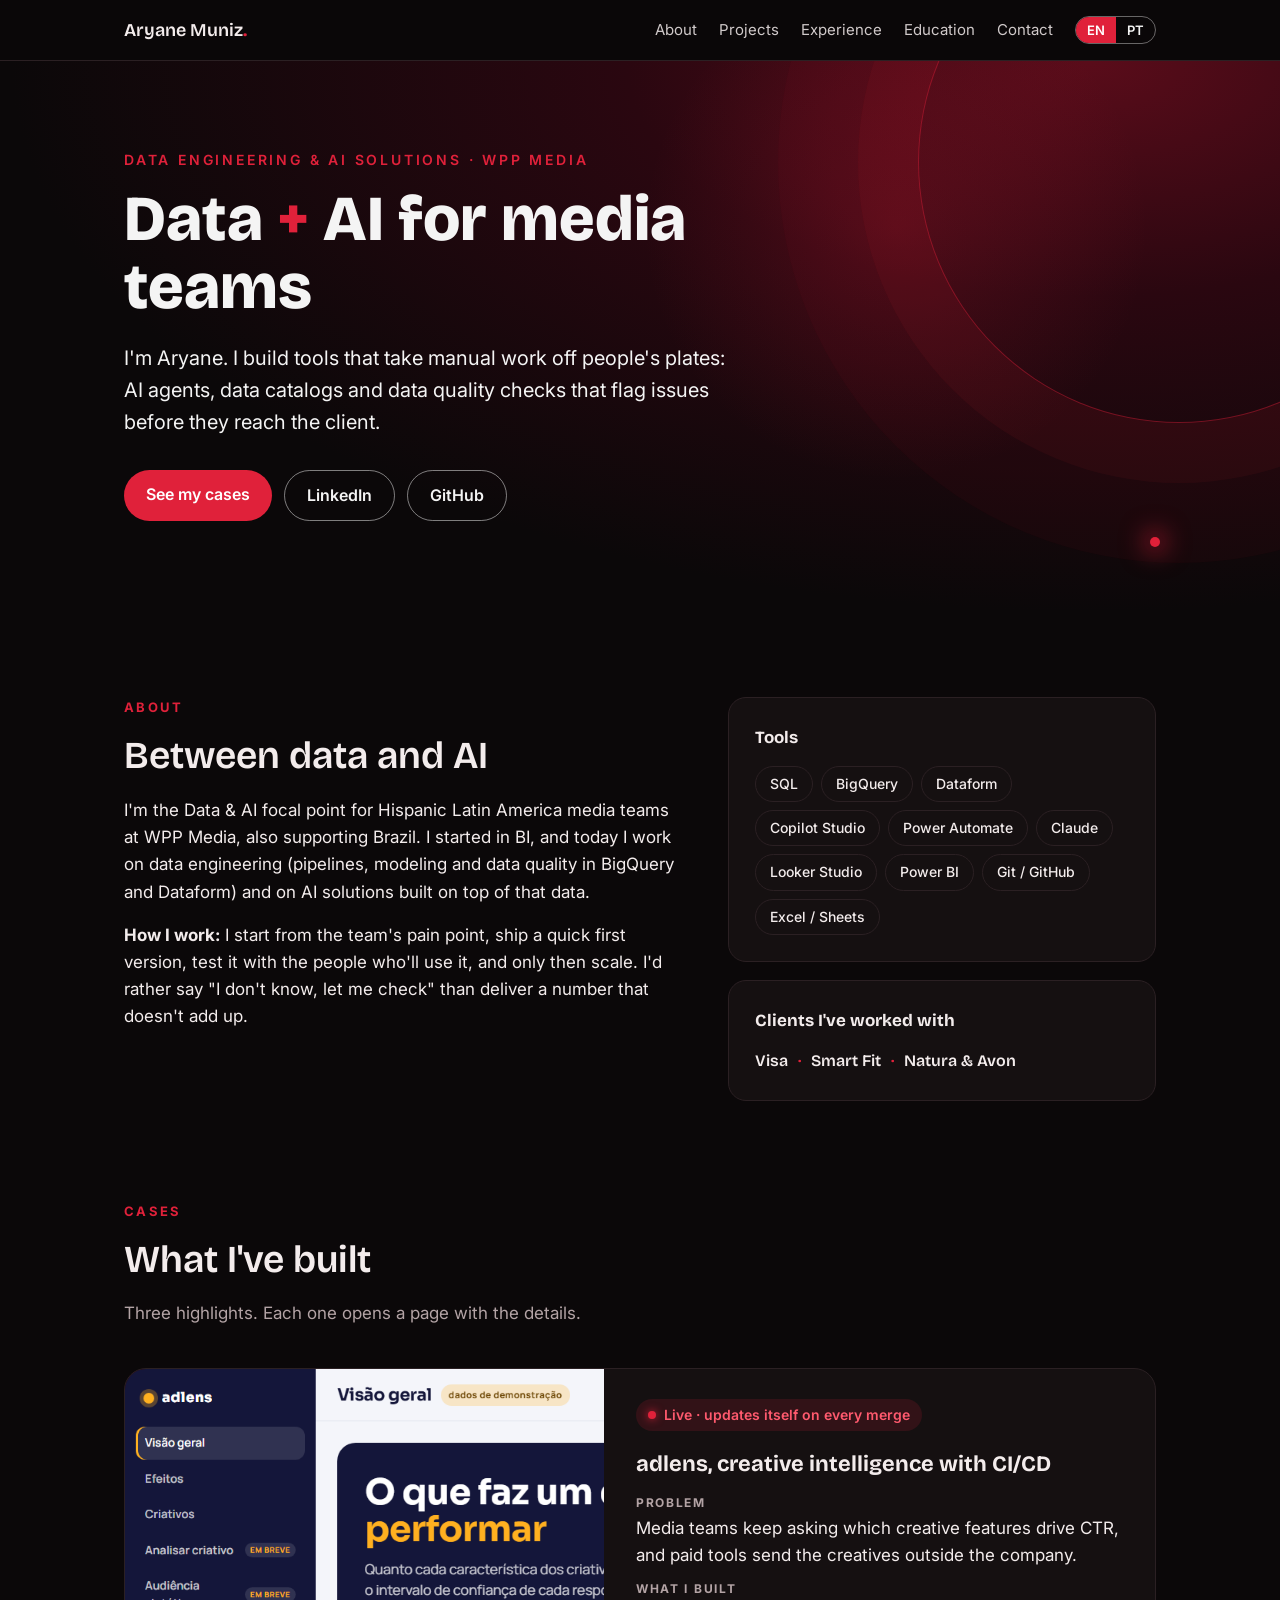
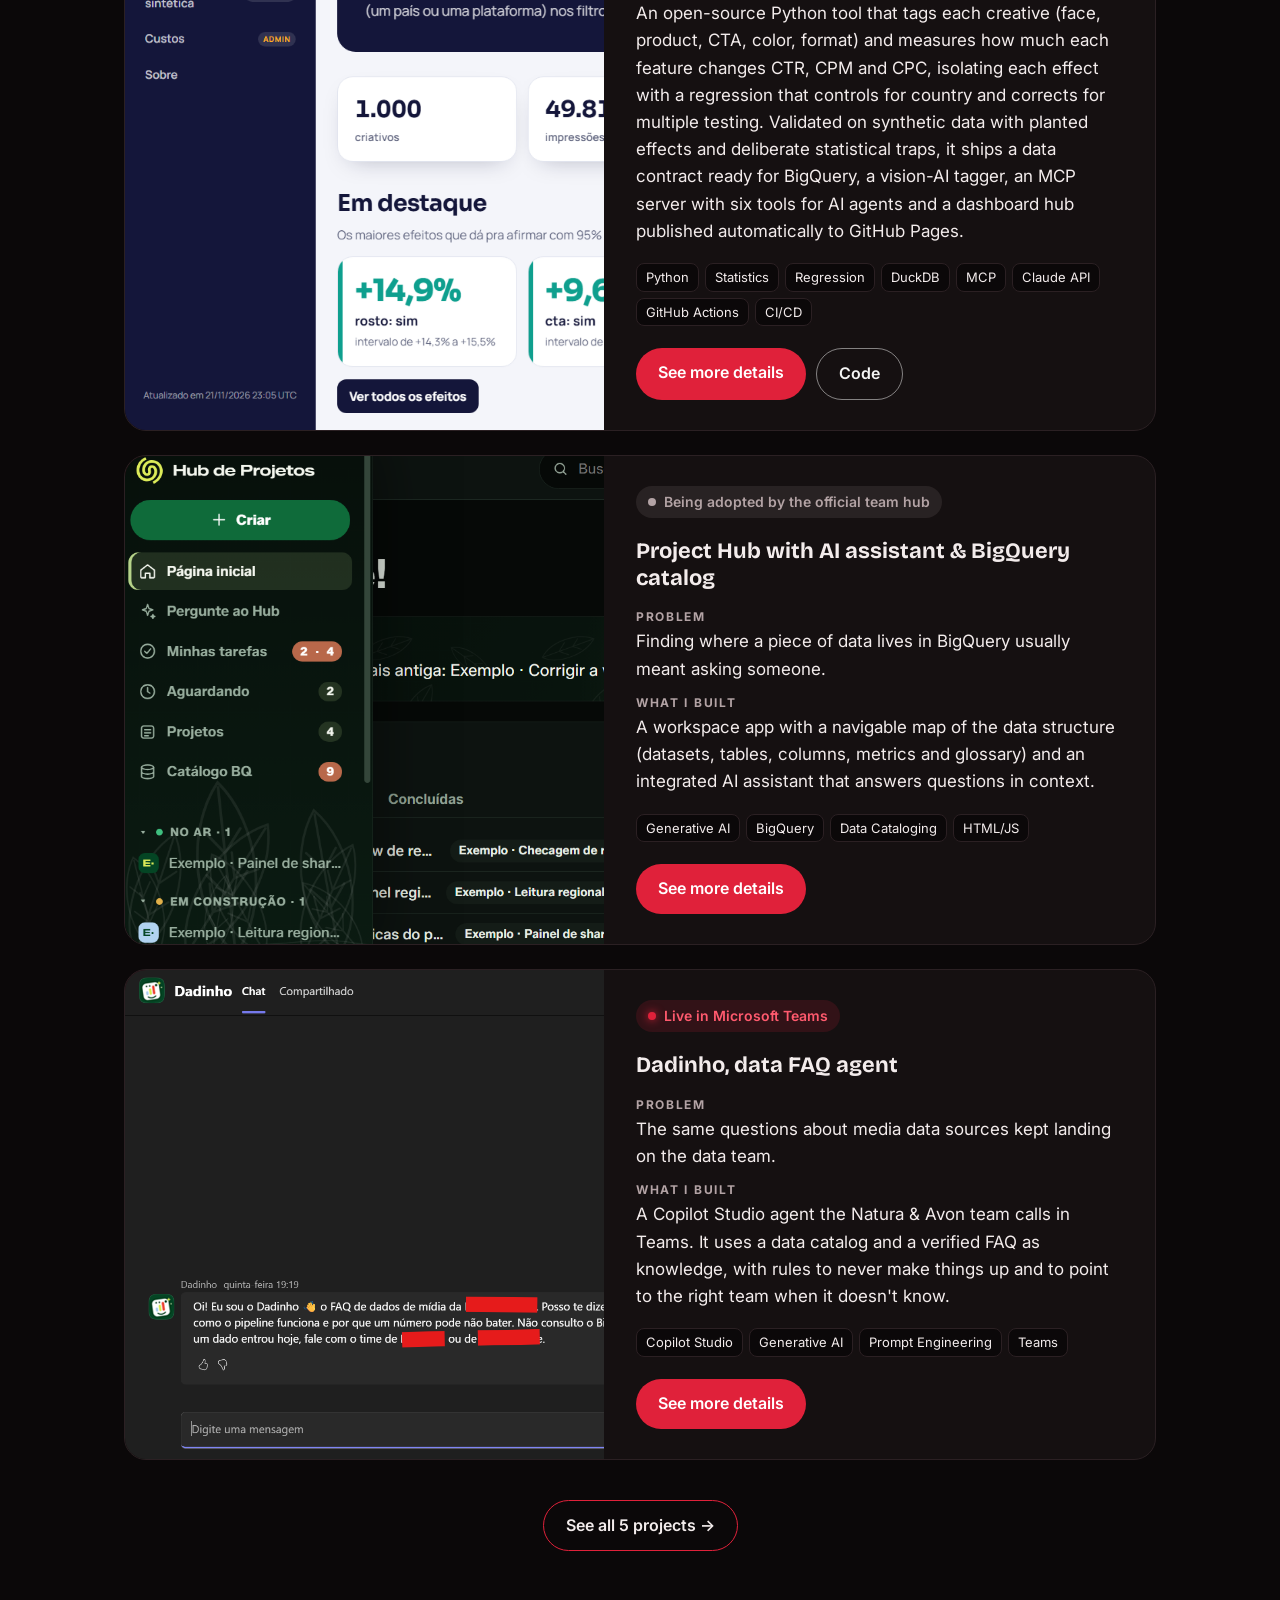
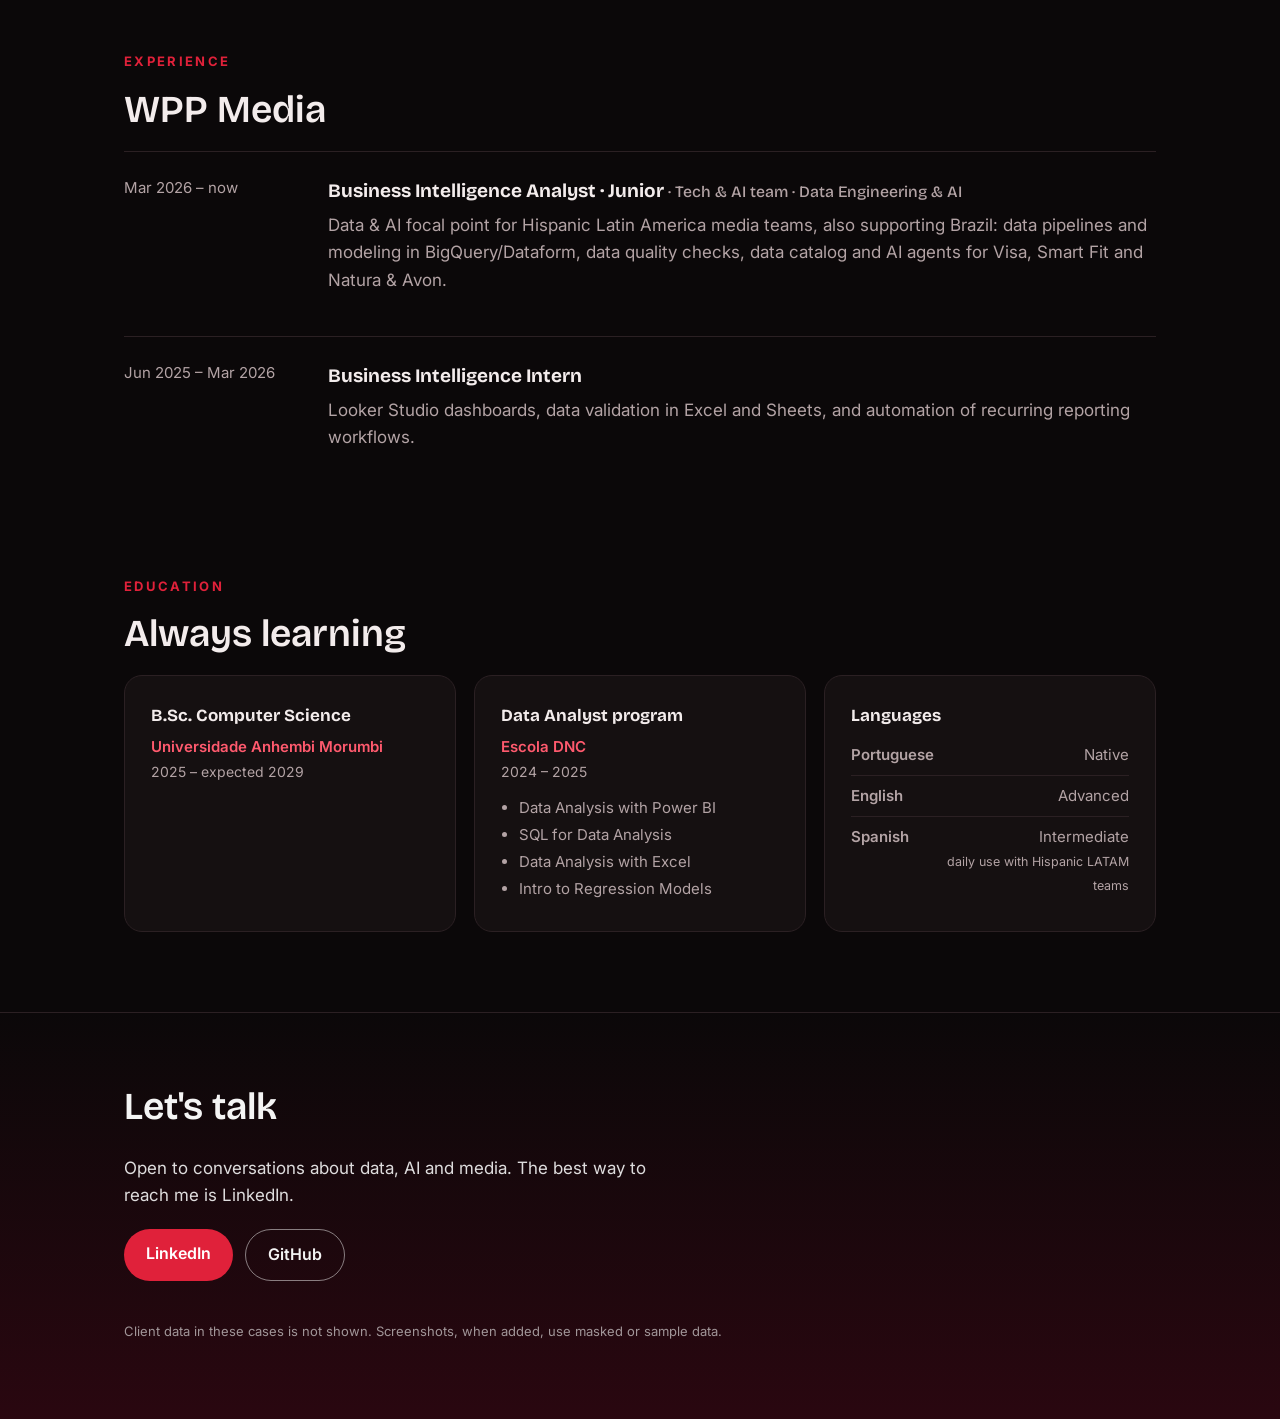
<file: index.html>
<!doctype html>
<html lang="en">
<head>
<meta charset="utf-8">
<meta name="viewport" content="width=device-width, initial-scale=1">
<title>Aryane Muniz · Data & AI</title>
<meta name="description" content="Aryane Muniz — data engineering and AI solutions for media teams: pipelines, data quality, data catalogs and AI agents.">
<link rel="preconnect" href="https://fonts.googleapis.com">
<link href="https://fonts.googleapis.com/css2?family=Bricolage+Grotesque:opsz,wght@12..96,500;12..96,700;12..96,800&family=Inter:wght@400;500;600;700&display=swap" rel="stylesheet">
<link rel="stylesheet" href="assets/site.css">
</head>
<body>

<header class="bar">
  <div class="wrap">
    <a class="logo" href="#top">Aryane Muniz<b>.</b></a>
    <nav class="nav">
      <a href="#about"><span lang="en">About</span><span lang="pt">Sobre</span></a>
      <a href="projetos.html"><span lang="en">Projects</span><span lang="pt">Projetos</span></a>
      <a href="#experience"><span lang="en">Experience</span><span lang="pt">Experiência</span></a>
      <a href="#education"><span lang="en">Education</span><span lang="pt">Formação</span></a>
      <a href="#contact"><span lang="en">Contact</span><span lang="pt">Contato</span></a>
      <div class="lang" role="group" aria-label="Language">
        <button type="button" data-lang="en" aria-pressed="true">EN</button>
        <button type="button" data-lang="pt" aria-pressed="false">PT</button>
      </div>
    </nav>
  </div>
</header>

<div class="hero" id="top">
  <div class="spot"></div>
  <div class="wrap">
    <div class="eyebrow"><span lang="en">Data Engineering &amp; AI Solutions · WPP Media</span><span lang="pt">Engenharia de Dados &amp; Soluções de IA · WPP Media</span></div>
    <h1><span lang="en">Data <em>+</em> AI for media teams</span><span lang="pt">Dados <em>+</em> IA para times de mídia</span></h1>
    <p class="lead">
      <span lang="en">I'm Aryane. I build tools that take manual work off people's plates: AI agents, data catalogs and data quality checks that flag issues before they reach the client.</span>
      <span lang="pt">Sou a Aryane. Construo ferramentas que tiram trabalho manual das pessoas: agentes de IA, catálogos de dados e checagens de qualidade que avisam antes do problema chegar no cliente.</span>
    </p>
    <div class="cta">
      <a class="btn primary" href="#cases"><span lang="en">See my cases</span><span lang="pt">Ver meus cases</span></a>
      <a class="btn ghost" href="https://www.linkedin.com/in/aryanemuniz-ai" target="_blank" rel="noopener">LinkedIn</a>
      <!-- TROCAR: seu usuário do GitHub -->
      <a class="btn ghost" href="https://github.com/AryaneMuniz" target="_blank" rel="noopener">GitHub</a>
    </div>
  </div>
</div>

<section id="about">
  <div class="wrap about">
    <div>
      <div class="kicker reveal"><span lang="en">About</span><span lang="pt">Sobre</span></div>
      <h2><span lang="en">Between data and AI</span><span lang="pt">Na ponte entre dados e IA</span></h2>
      <p>
        <span lang="en">I'm the Data &amp; AI focal point for Hispanic Latin America media teams at WPP Media, also supporting Brazil. I started in BI, and today I work on data engineering (pipelines, modeling and data quality in BigQuery and Dataform) and on AI solutions built on top of that data.</span>
        <span lang="pt">Sou ponto focal de Dados &amp; IA para os times de mídia da América Latina hispânica na WPP Media, e também apoio o Brasil. Comecei em BI e hoje trabalho com engenharia de dados (pipelines, modelagem e qualidade de dados em BigQuery e Dataform) e com soluções de IA construídas em cima desses dados.</span>
      </p>
      <p>
        <span lang="en"><strong>How I work:</strong> I start from the team's pain point, ship a quick first version, test it with the people who'll use it, and only then scale. I'd rather say "I don't know, let me check" than deliver a number that doesn't add up.</span>
        <span lang="pt"><strong>Como eu trabalho:</strong> começo pela dor do time, construo uma primeira versão rápida, testo com quem vai usar e só depois escalo. Prefiro dizer "não sei, vou verificar" a entregar um número que não confere.</span>
      </p>
    </div>
    <div style="display:grid;gap:18px;align-content:start">
      <div class="box reveal">
        <h3><span lang="en">Tools</span><span lang="pt">Ferramentas</span></h3>
        <div class="pill-list">
          <span class="pill">SQL</span><span class="pill">BigQuery</span><span class="pill">Dataform</span>
          <span class="pill">Copilot Studio</span><span class="pill">Power Automate</span><span class="pill">Claude</span>
          <span class="pill">Looker Studio</span><span class="pill">Power BI</span><span class="pill">Git / GitHub</span>
          <span class="pill">Excel / Sheets</span>
        </div>
      </div>
      <div class="box reveal">
        <h3><span lang="en">Clients I've worked with</span><span lang="pt">Clientes com quem trabalhei</span></h3>
        <div class="clients"><span>Visa</span><span>Smart Fit</span><span>Natura &amp; Avon</span></div>
      </div>
    </div>
  </div>
</section>

<section id="cases" style="padding-top:20px">
  <div class="wrap">
    <div class="kicker reveal">Cases</div>
    <h2><span lang="en">What I've built</span><span lang="pt">O que eu construí</span></h2>
    <p class="sub"><span lang="en">Three highlights. Each one opens a page with the details.</span><span lang="pt">Três destaques. Cada um abre uma página com os detalhes.</span></p>

    <div class="cases">

      <article class="case reveal">
        <div class="media">
          <div class="num">01</div>
          <div class="ph"><span lang="en">Screenshot coming soon</span><span lang="pt">Print em breve</span></div>
          <img src="img/adlens-hub.png" alt="adlens, inteligência de criativos com CI/CD" onerror="this.remove()">
        </div>
        <div class="body">
          <div class="status"><span lang="en">Live · updates itself on every merge</span><span lang="pt">No ar · se atualiza a cada merge</span></div>
          <h3><span lang="en">adlens, creative intelligence with CI/CD</span><span lang="pt">adlens, inteligência de criativos com CI/CD</span></h3>
          <dl>
            <div><dt><span lang="en">Problem</span><span lang="pt">Problema</span></dt>
              <dd><span lang="en">Media teams keep asking which creative features drive CTR, and paid tools send the creatives outside the company.</span><span lang="pt">Os times de mídia sempre perguntam quais características dos criativos puxam o CTR, e as ferramentas pagas mandam os criativos pra fora da empresa.</span></dd></div>
            <div><dt><span lang="en">What I built</span><span lang="pt">O que eu fiz</span></dt>
              <dd><span lang="en">An open-source Python tool that tags each creative (face, product, CTA, color, format) and measures how much each feature changes CTR, CPM and CPC, isolating each effect with a regression that controls for country and corrects for multiple testing. Validated on synthetic data with planted effects and deliberate statistical traps, it ships a data contract ready for BigQuery, a vision-AI tagger, an MCP server with six tools for AI agents and a dashboard hub published automatically to GitHub Pages.</span><span lang="pt">Uma ferramenta em Python, de código aberto, que etiqueta cada criativo (rosto, produto, CTA, cor, formato) e mede quanto cada característica muda o CTR, o CPM e o CPC, isolando cada efeito com uma regressão que controla o país e corrige para muitos testes. Validada com dado sintético, efeitos plantados e armadilhas estatísticas montadas de propósito, entrega um contrato de dados pronto pro BigQuery, um etiquetador com IA de visão, um servidor MCP com seis ferramentas para agentes de IA e um hub publicado sozinho no GitHub Pages.</span></dd></div>
          </dl>
          <div class="tags"><span>Python</span><span>Statistics</span><span>Regression</span><span>DuckDB</span><span>MCP</span><span>Claude API</span><span>GitHub Actions</span><span>CI/CD</span></div>
          <div class="more">
            <a class="btn primary" href="projetos/adlens.html"><span lang="en">See more details</span><span lang="pt">Ver mais detalhes</span></a>
            <a class="btn ghost" href="https://github.com/AryaneMuniz/adlens" target="_blank" rel="noopener"><span lang="en">Code</span><span lang="pt">Código</span></a>
          </div>
        </div>
      </article>

      <article class="case reveal">
        <div class="media">
          <div class="num">02</div>
          <div class="ph"><span lang="en">Screenshot coming soon</span><span lang="pt">Print em breve</span></div>
          <img src="img/hub-ia.png" alt="Hub com assistente de IA e catálogo do BigQuery" onerror="this.remove()">
        </div>
        <div class="body">
          <div class="status wip"><span lang="en">Being adopted by the official team hub</span><span lang="pt">Sendo incorporado ao Hub oficial do time</span></div>
          <h3><span lang="en">Project Hub with AI assistant &amp; BigQuery catalog</span><span lang="pt">Hub com assistente de IA e catálogo do BigQuery</span></h3>
          <dl>
            <div><dt><span lang="en">Problem</span><span lang="pt">Problema</span></dt>
              <dd><span lang="en">Finding where a piece of data lives in BigQuery usually meant asking someone.</span><span lang="pt">Descobrir onde um dado fica no BigQuery normalmente dependia de perguntar pra alguém.</span></dd></div>
            <div><dt><span lang="en">What I built</span><span lang="pt">O que eu fiz</span></dt>
              <dd><span lang="en">A workspace app with a navigable map of the data structure (datasets, tables, columns, metrics and glossary) and an integrated AI assistant that answers questions in context.</span><span lang="pt">Um app de trabalho com mapa navegável da estrutura de dados (datasets, tabelas, colunas, métricas e glossário) e um assistente de IA integrado que responde dúvidas com contexto.</span></dd></div>
          </dl>
          <div class="tags"><span>Generative AI</span><span>BigQuery</span><span>Data Cataloging</span><span>HTML/JS</span></div>
          <div class="more">
            <a class="btn primary" href="projetos/hub-ia.html"><span lang="en">See more details</span><span lang="pt">Ver mais detalhes</span></a>
            
          </div>
        </div>
      </article>

      <article class="case reveal">
        <div class="media">
          <div class="num">03</div>
          <div class="ph"><span lang="en">Screenshot coming soon</span><span lang="pt">Print em breve</span></div>
          <img src="img/dadinho.png" alt="Dadinho, agente de FAQ de dados" onerror="this.remove()">
        </div>
        <div class="body">
          <div class="status"><span lang="en">Live in Microsoft Teams</span><span lang="pt">No ar no Microsoft Teams</span></div>
          <h3><span lang="en">Dadinho, data FAQ agent</span><span lang="pt">Dadinho, agente de FAQ de dados</span></h3>
          <dl>
            <div><dt><span lang="en">Problem</span><span lang="pt">Problema</span></dt>
              <dd><span lang="en">The same questions about media data sources kept landing on the data team.</span><span lang="pt">As mesmas dúvidas sobre as bases de mídia chegavam sempre no time de dados.</span></dd></div>
            <div><dt><span lang="en">What I built</span><span lang="pt">O que eu fiz</span></dt>
              <dd><span lang="en">A Copilot Studio agent the Natura &amp; Avon team calls in Teams. It uses a data catalog and a verified FAQ as knowledge, with rules to never make things up and to point to the right team when it doesn't know.</span><span lang="pt">Um agente no Copilot Studio que o time de Natura &amp; Avon chama no Teams. Usa um catálogo de dados e um FAQ verificado como conhecimento, com regras para nunca inventar e indicar o time certo quando não sabe.</span></dd></div>
          </dl>
          <div class="tags"><span>Copilot Studio</span><span>Generative AI</span><span>Prompt Engineering</span><span>Teams</span></div>
          <div class="more">
            <a class="btn primary" href="projetos/dadinho.html"><span lang="en">See more details</span><span lang="pt">Ver mais detalhes</span></a>
            
          </div>
        </div>
      </article>

    </div>
    <div class="see-all reveal">
      <a class="btn outline" href="projetos.html"><span lang="en">See all 5 projects</span><span lang="pt">Ver todos os 5 projetos</span> →</a>
    </div>
  </div>
</section>

<section id="experience" style="padding-top:20px">
  <div class="wrap">
    <div class="kicker reveal"><span lang="en">Experience</span><span lang="pt">Experiência</span></div>
    <h2>WPP Media</h2>
    <div class="timeline">
      <div class="job reveal">
        <div class="when"><span lang="en">Mar 2026 – now</span><span lang="pt">mar 2026 – hoje</span></div>
        <div>
          <h3><span lang="en">Business Intelligence Analyst · Junior <small style="font-weight:500;color:var(--muted)">· Tech &amp; AI team · Data Engineering &amp; AI</small></span><span lang="pt">Analista de BI Jr <small style="font-weight:500;color:var(--muted)">· time de Tech &amp; IA · Engenharia de Dados &amp; IA</small></span></h3>
          <p><span lang="en">Data &amp; AI focal point for Hispanic Latin America media teams, also supporting Brazil: data pipelines and modeling in BigQuery/Dataform, data quality checks, data catalog and AI agents for Visa, Smart Fit and Natura &amp; Avon.</span><span lang="pt">Ponto focal de Dados &amp; IA para os times de mídia da América Latina hispânica, com apoio ao Brasil: pipelines e modelagem de dados em BigQuery/Dataform, checagens de qualidade, catálogo de dados e agentes de IA para Visa, Smart Fit e Natura &amp; Avon.</span></p>
        </div>
      </div>
      <div class="job reveal">
        <div class="when"><span lang="en">Jun 2025 – Mar 2026</span><span lang="pt">jun 2025 – mar 2026</span></div>
        <div>
          <h3><span lang="en">Business Intelligence Intern</span><span lang="pt">Estagiária de BI</span></h3>
          <p><span lang="en">Looker Studio dashboards, data validation in Excel and Sheets, and automation of recurring reporting workflows.</span><span lang="pt">Dashboards em Looker Studio, validação de dados em Excel e Sheets e automação de relatórios recorrentes.</span></p>
        </div>
      </div>
    </div>
  </div>
</section>


<section id="education" style="padding-top:20px">
  <div class="wrap">
    <div class="kicker reveal"><span lang="en">Education</span><span lang="pt">Formação</span></div>
    <h2><span lang="en">Always learning</span><span lang="pt">Sempre aprendendo</span></h2>
    <div class="edu">
      <div class="box reveal">
        <h3><span lang="en">B.Sc. Computer Science</span><span lang="pt">Ciência da Computação</span></h3>
        <div class="org">Universidade Anhembi Morumbi</div>
        <div class="when"><span lang="en">2025 – expected 2029</span><span lang="pt">2025 – previsão 2029</span></div>
      </div>
      <div class="box reveal">
        <h3><span lang="en">Data Analyst program</span><span lang="pt">Curso de Analista de Dados</span></h3>
        <div class="org">Escola DNC</div>
        <div class="when">2024 – 2025</div>
        <ul>
          <li><span lang="en">Data Analysis with Power BI</span><span lang="pt">Análise de Dados com Power BI</span></li>
          <li><span lang="en">SQL for Data Analysis</span><span lang="pt">SQL para Análise de Dados</span></li>
          <li><span lang="en">Data Analysis with Excel</span><span lang="pt">Análise de Dados com Excel</span></li>
          <li><span lang="en">Intro to Regression Models</span><span lang="pt">Introdução a Modelos de Regressão</span></li>
        </ul>
      </div>
      <div class="box reveal">
        <h3><span lang="en">Languages</span><span lang="pt">Idiomas</span></h3>
        <div class="lvl"><b><span lang="en">Portuguese</span><span lang="pt">Português</span></b><span><span lang="en">Native</span><span lang="pt">Nativo</span></span></div>
        <div class="lvl"><b><span lang="en">English</span><span lang="pt">Inglês</span></b><span><span lang="en">Advanced</span><span lang="pt">Avançado</span></span></div>
        <div class="lvl"><b><span lang="en">Spanish</span><span lang="pt">Espanhol</span></b><span><span lang="en">Intermediate<br><small>daily use with Hispanic LATAM teams</small></span><span lang="pt">Intermediário<br><small>uso diário com a LATAM hispânica</small></span></span></div>
      </div>
    </div>
  </div>
</section>

<footer id="contact">
  <div class="wrap">
    <h2><span lang="en">Let's talk</span><span lang="pt">Vamos conversar</span></h2>
    <p style="max-width:560px;opacity:.9"><span lang="en">Open to conversations about data, AI and media. The best way to reach me is LinkedIn.</span><span lang="pt">Aberta a conversas sobre dados, IA e mídia. O melhor jeito de falar comigo é pelo LinkedIn.</span></p>
    <div class="cta">
      <a class="btn primary" href="https://www.linkedin.com/in/aryanemuniz-ai" target="_blank" rel="noopener">LinkedIn</a>
      <a class="btn ghost" href="https://github.com/AryaneMuniz" target="_blank" rel="noopener">GitHub</a>
    </div>
    <p class="small"><span lang="en">Client data in these cases is not shown. Screenshots, when added, use masked or sample data.</span><span lang="pt">Os cases não mostram dado de cliente. Os prints, quando entrarem, usam dados mascarados ou fictícios.</span></p>
  </div>
</footer>

<script src="assets/site.js"></script>
</body>
</html>
</file>
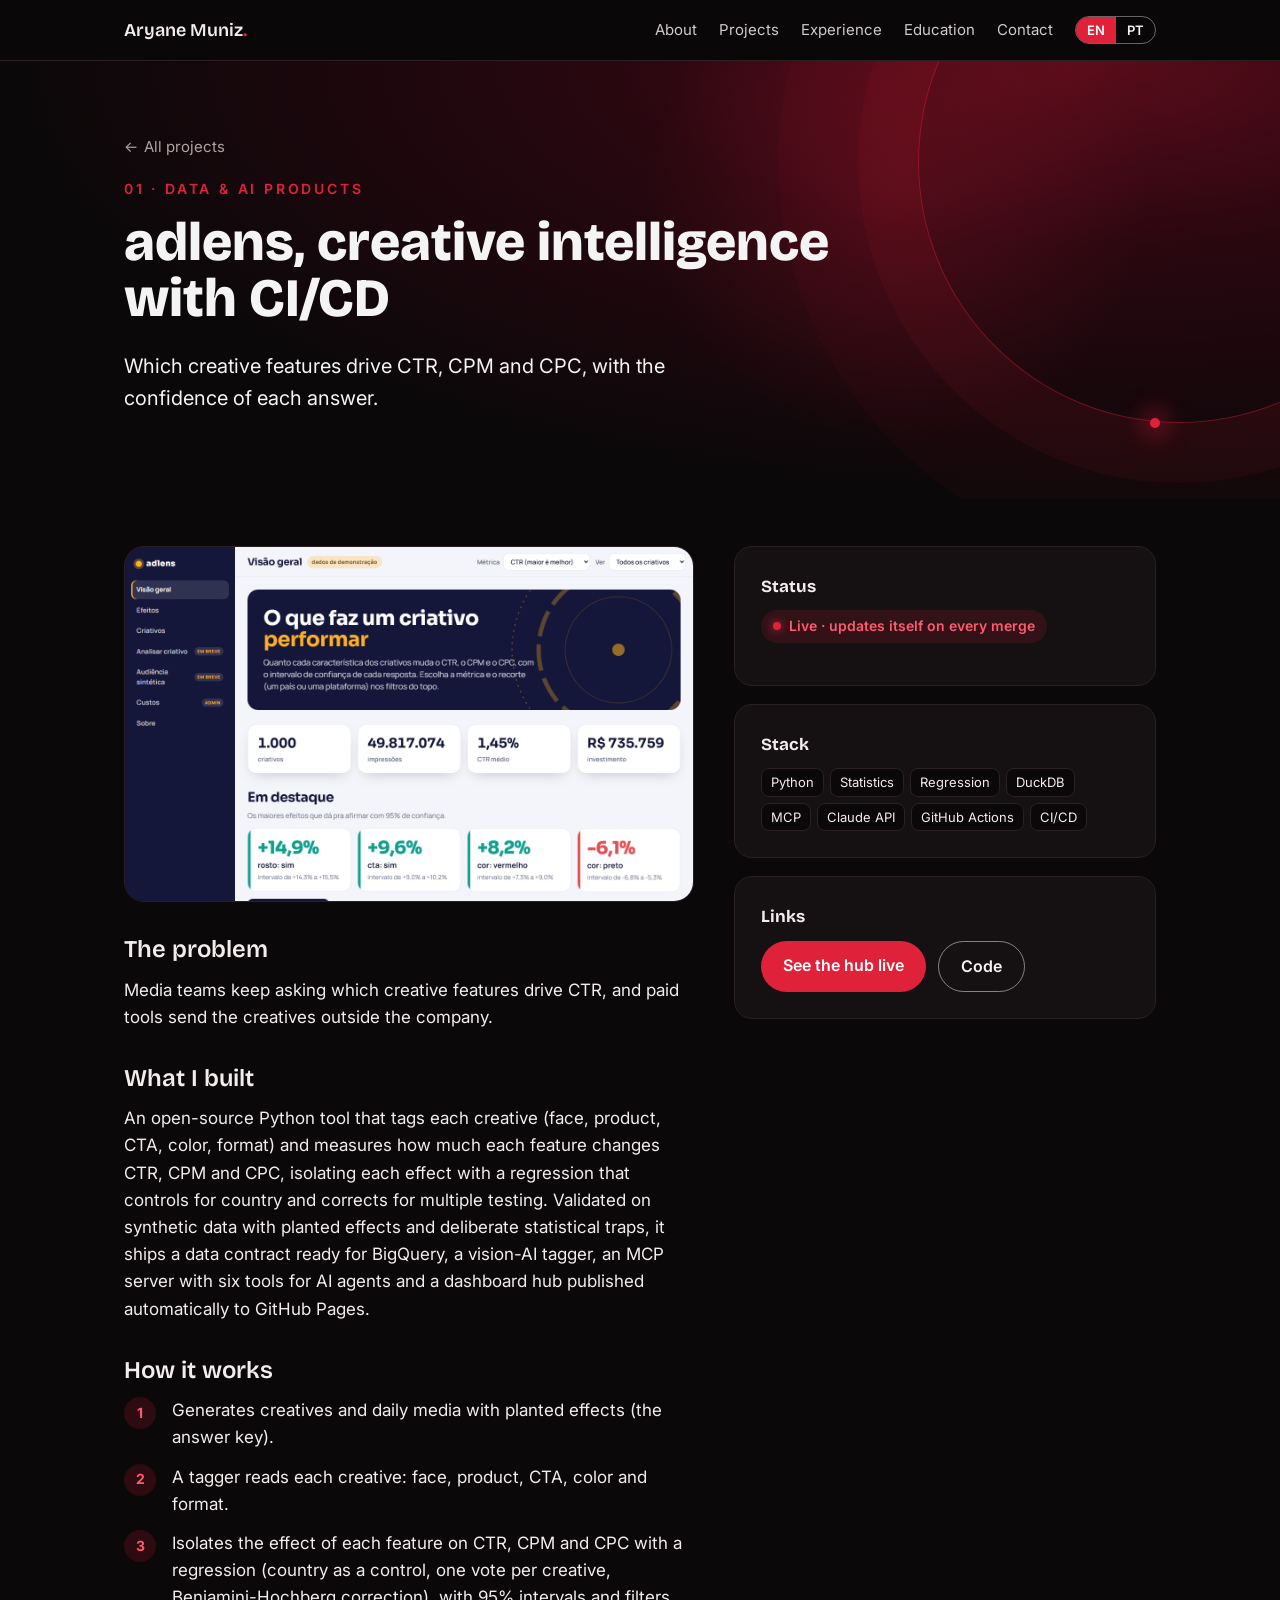
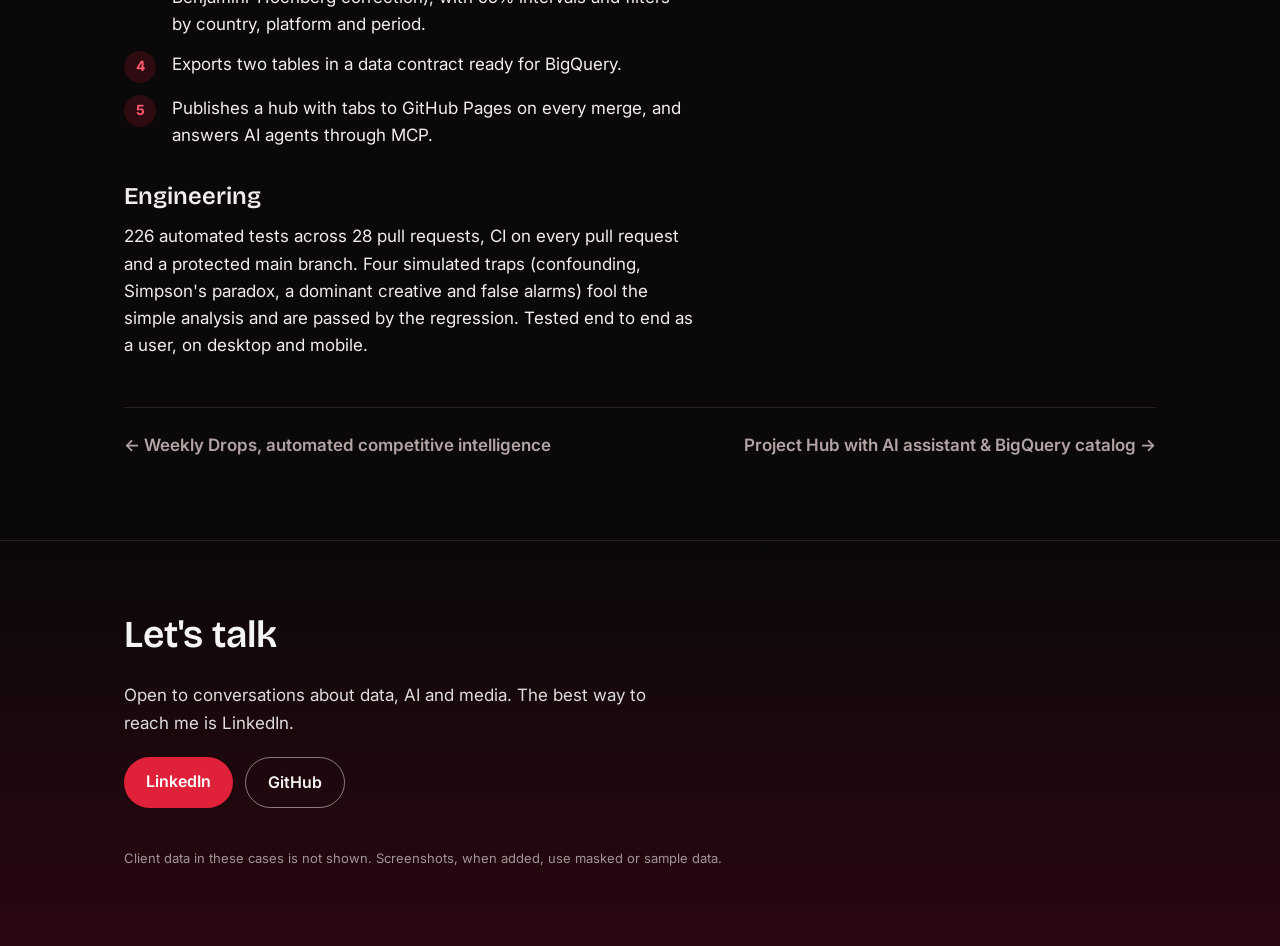
<file: projetos/adlens.html>
<!doctype html>
<html lang="en">
<head>
<meta charset="utf-8">
<meta name="viewport" content="width=device-width, initial-scale=1">
<title>adlens, creative intelligence with CI/CD · Aryane Muniz</title>
<meta name="description" content="Which creative features drive CTR, CPM and CPC, with the confidence of each answer.">
<link rel="preconnect" href="https://fonts.googleapis.com">
<link href="https://fonts.googleapis.com/css2?family=Bricolage+Grotesque:opsz,wght@12..96,500;12..96,700;12..96,800&family=Inter:wght@400;500;600;700&display=swap" rel="stylesheet">
<link rel="stylesheet" href="../assets/site.css">
</head>
<body>

<header class="bar">
  <div class="wrap">
    <a class="logo" href="../index.html">Aryane Muniz<b>.</b></a>
    <nav class="nav">
      <a href="../index.html#about"><span lang="en">About</span><span lang="pt">Sobre</span></a>
      <a href="../projetos.html"><span lang="en">Projects</span><span lang="pt">Projetos</span></a>
      <a href="../index.html#experience"><span lang="en">Experience</span><span lang="pt">Experiência</span></a>
      <a href="../index.html#education"><span lang="en">Education</span><span lang="pt">Formação</span></a>
      <a href="../index.html#contact"><span lang="en">Contact</span><span lang="pt">Contato</span></a>
      <div class="lang" role="group" aria-label="Language">
        <button type="button" data-lang="en" aria-pressed="true">EN</button>
        <button type="button" data-lang="pt" aria-pressed="false">PT</button>
      </div>
    </nav>
  </div>
</header>

<div class="hero page-hero" id="top">
  <div class="spot"></div>
  <div class="wrap">
    <a class="crumb" href="../projetos.html">← <span lang="en">All projects</span><span lang="pt">Todos os projetos</span></a>
    <div class="eyebrow" style="margin-top:18px">01 · <span lang="en">Data &amp; AI products</span><span lang="pt">Produtos de dados e IA</span></div>
    <h1><span lang="en">adlens, creative intelligence with CI/CD</span><span lang="pt">adlens, inteligência de criativos com CI/CD</span></h1>
    <p class="lead"><span lang="en">Which creative features drive CTR, CPM and CPC, with the confidence of each answer.</span><span lang="pt">Quais características dos criativos puxam o CTR, o CPM e o CPC, com a confiança de cada resposta.</span></p>
  </div>
</div>

<section style="padding-top:48px">
  <div class="wrap">
    <div class="detail">
      <div class="main">
        <div class="shot reveal"><span lang="en">Screenshot coming soon</span><span lang="pt">Print em breve</span><img src="../img/adlens-hub.png" alt="adlens, inteligência de criativos com CI/CD" onerror="this.remove()"></div>
        <div class="reveal"><h2><span lang="en">The problem</span><span lang="pt">O problema</span></h2><p><span lang="en">Media teams keep asking which creative features drive CTR, and paid tools send the creatives outside the company.</span><span lang="pt">Os times de mídia sempre perguntam quais características dos criativos puxam o CTR, e as ferramentas pagas mandam os criativos pra fora da empresa.</span></p></div>
        <div class="reveal"><h2><span lang="en">What I built</span><span lang="pt">O que eu fiz</span></h2><p><span lang="en">An open-source Python tool that tags each creative (face, product, CTA, color, format) and measures how much each feature changes CTR, CPM and CPC, isolating each effect with a regression that controls for country and corrects for multiple testing. Validated on synthetic data with planted effects and deliberate statistical traps, it ships a data contract ready for BigQuery, a vision-AI tagger, an MCP server with six tools for AI agents and a dashboard hub published automatically to GitHub Pages.</span><span lang="pt">Uma ferramenta em Python, de código aberto, que etiqueta cada criativo (rosto, produto, CTA, cor, formato) e mede quanto cada característica muda o CTR, o CPM e o CPC, isolando cada efeito com uma regressão que controla o país e corrige para muitos testes. Validada com dado sintético, efeitos plantados e armadilhas estatísticas montadas de propósito, entrega um contrato de dados pronto pro BigQuery, um etiquetador com IA de visão, um servidor MCP com seis ferramentas para agentes de IA e um hub publicado sozinho no GitHub Pages.</span></p></div>
        <div class="reveal"><h2><span lang="en">How it works</span><span lang="pt">Como funciona</span></h2>
          <ol class="steps">
            <li><span><span lang="en">Generates creatives and daily media with planted effects (the answer key).</span><span lang="pt">Gera criativos e mídia diária com efeitos plantados (o gabarito).</span></span></li>
            <li><span><span lang="en">A tagger reads each creative: face, product, CTA, color and format.</span><span lang="pt">Um etiquetador lê cada criativo: rosto, produto, CTA, cor e formato.</span></span></li>
            <li><span><span lang="en">Isolates the effect of each feature on CTR, CPM and CPC with a regression (country as a control, one vote per creative, Benjamini-Hochberg correction), with 95% intervals and filters by country, platform and period.</span><span lang="pt">Isola o efeito de cada característica no CTR, no CPM e no CPC com uma regressão (país como controle, um voto por criativo, correção de Benjamini-Hochberg), com intervalo de 95% e filtros por país, plataforma e período.</span></span></li>
            <li><span><span lang="en">Exports two tables in a data contract ready for BigQuery.</span><span lang="pt">Exporta duas tabelas num contrato de dados pronto pro BigQuery.</span></span></li>
            <li><span><span lang="en">Publishes a hub with tabs to GitHub Pages on every merge, and answers AI agents through MCP.</span><span lang="pt">Publica um hub com abas no GitHub Pages a cada merge e responde agentes de IA via MCP.</span></span></li>
          </ol></div>
        <div class="reveal"><h2><span lang="en">Engineering</span><span lang="pt">Engenharia</span></h2><p><span lang="en">226 automated tests across 28 pull requests, CI on every pull request and a protected main branch. Four simulated traps (confounding, Simpson's paradox, a dominant creative and false alarms) fool the simple analysis and are passed by the regression. Tested end to end as a user, on desktop and mobile.</span><span lang="pt">226 testes automáticos em 28 pull requests, CI em todo pull request e main protegida. Quatro armadilhas simuladas (confusão, paradoxo de Simpson, peça dominante e alarme falso) enganam a análise simples e são resolvidas pela regressão. Testado de ponta a ponta como usuária, no computador e no celular.</span></p></div>
      </div>
      <aside class="side">
        <div class="box"><h3><span lang="en">Status</span><span lang="pt">Status</span></h3><div class="status"><span lang="en">Live · updates itself on every merge</span><span lang="pt">No ar · se atualiza a cada merge</span></div></div>
        <div class="box"><h3><span lang="en">Stack</span><span lang="pt">Tecnologias</span></h3><div class="tags"><span>Python</span><span>Statistics</span><span>Regression</span><span>DuckDB</span><span>MCP</span><span>Claude API</span><span>GitHub Actions</span><span>CI/CD</span></div></div>
        <div class="box"><h3><span lang="en">Links</span><span lang="pt">Links</span></h3><div class="cta" style="margin-top:0">
            <a class="btn primary" href="https://aryanemuniz.github.io/adlens/" target="_blank" rel="noopener"><span lang="en">See the hub live</span><span lang="pt">Ver o hub ao vivo</span></a>
            <a class="btn ghost" href="https://github.com/AryaneMuniz/adlens" target="_blank" rel="noopener"><span lang="en">Code</span><span lang="pt">Código</span></a>
        </div></div>
      </aside>
    </div>
    <nav class="next-prev" aria-label="Outros projetos">
      <a href="weekly-drops.html">← <span lang="en">Weekly Drops, automated competitive intelligence</span><span lang="pt">Weekly Drops, inteligência competitiva automatizada</span></a>
      <a href="hub-ia.html"><span lang="en">Project Hub with AI assistant &amp; BigQuery catalog</span><span lang="pt">Hub com assistente de IA e catálogo do BigQuery</span> →</a>
    </nav>
  </div>
</section>

<footer id="contact">
  <div class="wrap">
    <h2><span lang="en">Let's talk</span><span lang="pt">Vamos conversar</span></h2>
    <p style="max-width:560px;opacity:.9"><span lang="en">Open to conversations about data, AI and media. The best way to reach me is LinkedIn.</span><span lang="pt">Aberta a conversas sobre dados, IA e mídia. O melhor jeito de falar comigo é pelo LinkedIn.</span></p>
    <div class="cta">
      <a class="btn primary" href="https://www.linkedin.com/in/aryanemuniz-ai" target="_blank" rel="noopener">LinkedIn</a>
      <a class="btn ghost" href="https://github.com/AryaneMuniz" target="_blank" rel="noopener">GitHub</a>
    </div>
    <p class="small"><span lang="en">Client data in these cases is not shown. Screenshots, when added, use masked or sample data.</span><span lang="pt">Os cases não mostram dado de cliente. Os prints, quando entrarem, usam dados mascarados ou fictícios.</span></p>
  </div>
</footer>

<script src="../assets/site.js"></script>
</body>
</html>
</file>
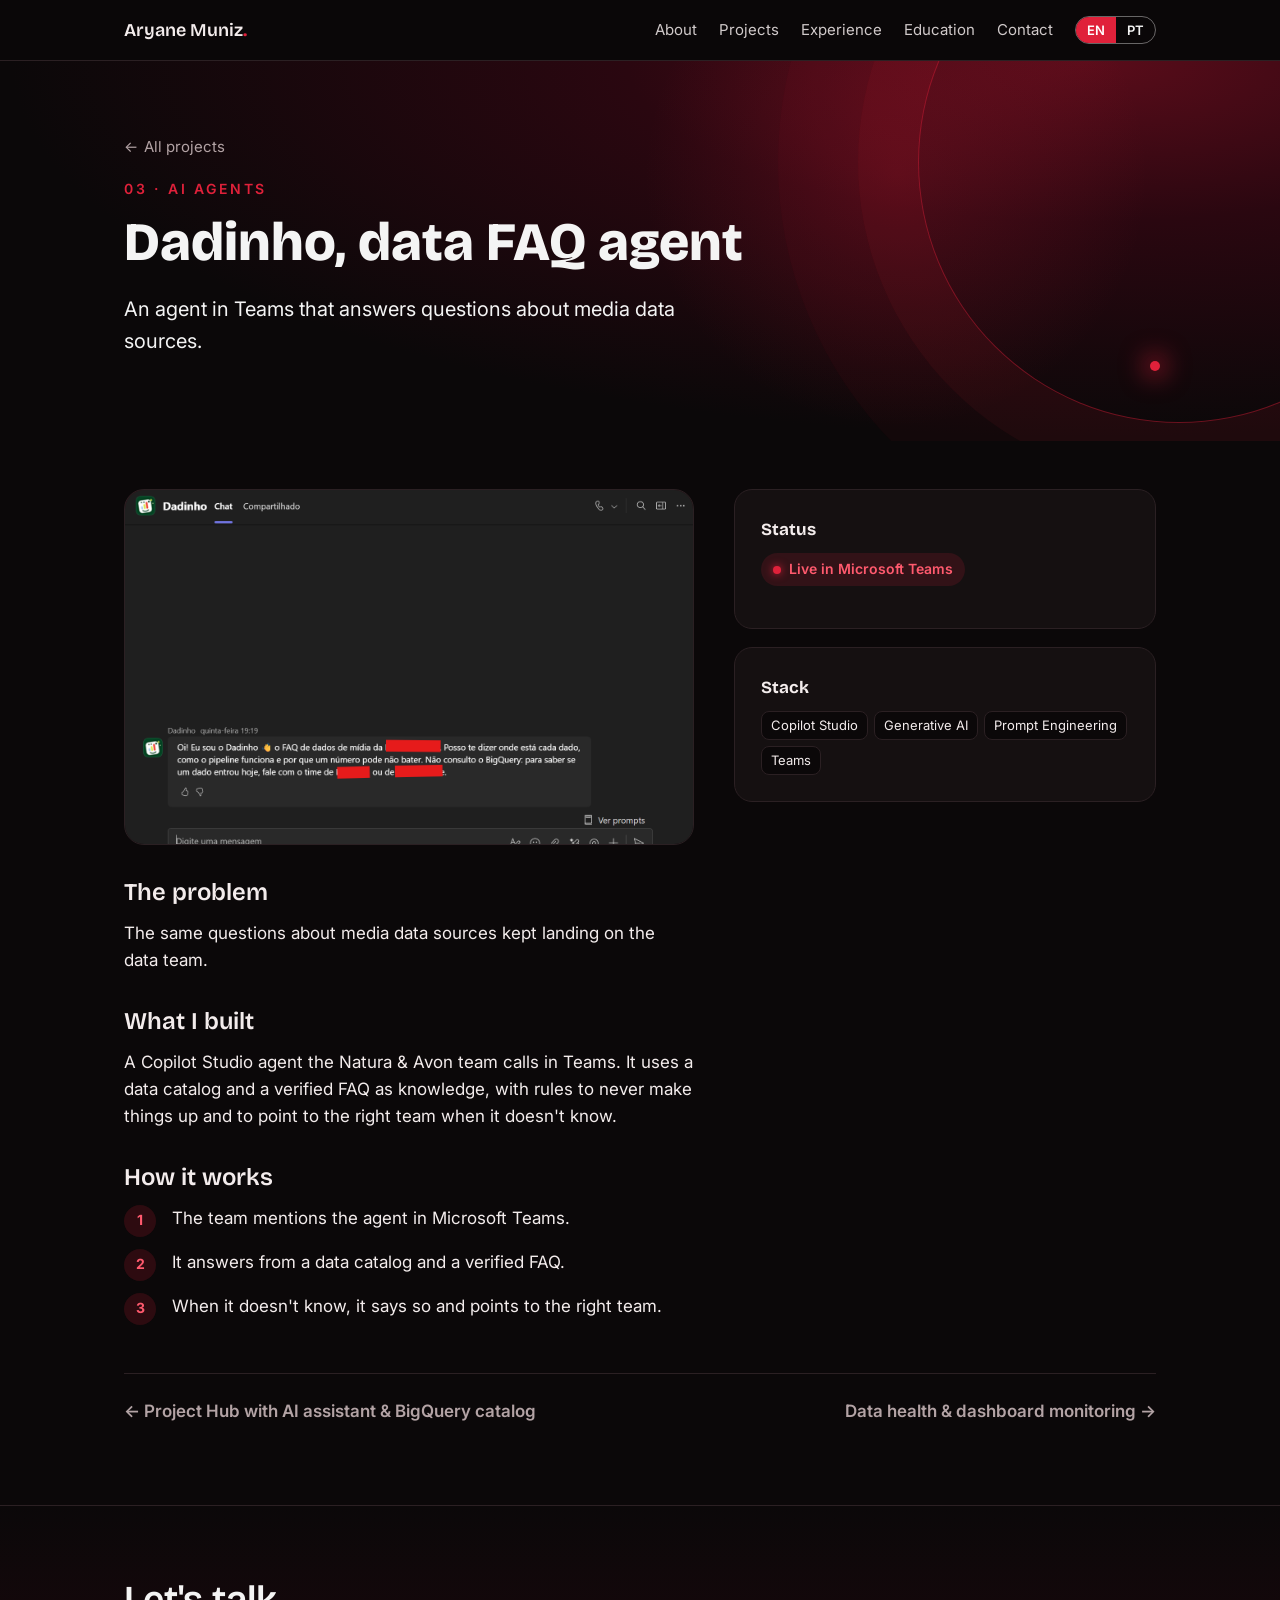
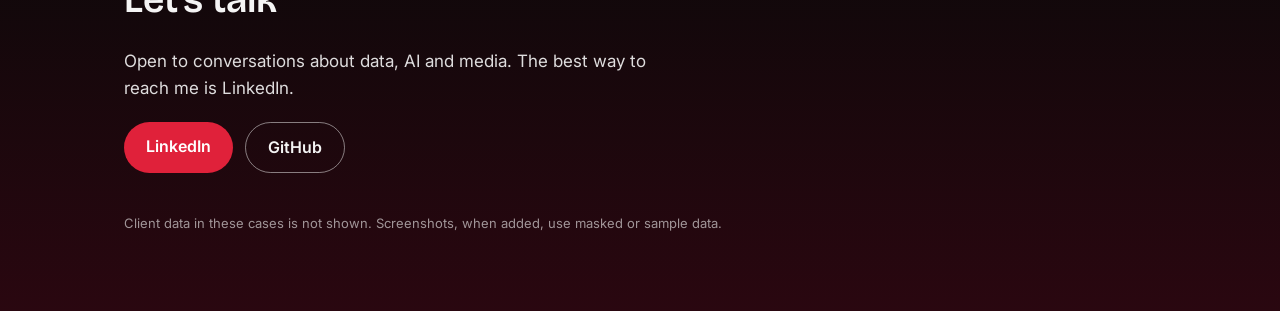
<file: projetos/dadinho.html>
<!doctype html>
<html lang="en">
<head>
<meta charset="utf-8">
<meta name="viewport" content="width=device-width, initial-scale=1">
<title>Dadinho, data FAQ agent · Aryane Muniz</title>
<meta name="description" content="An agent in Teams that answers questions about media data sources.">
<link rel="preconnect" href="https://fonts.googleapis.com">
<link href="https://fonts.googleapis.com/css2?family=Bricolage+Grotesque:opsz,wght@12..96,500;12..96,700;12..96,800&family=Inter:wght@400;500;600;700&display=swap" rel="stylesheet">
<link rel="stylesheet" href="../assets/site.css">
</head>
<body>

<header class="bar">
  <div class="wrap">
    <a class="logo" href="../index.html">Aryane Muniz<b>.</b></a>
    <nav class="nav">
      <a href="../index.html#about"><span lang="en">About</span><span lang="pt">Sobre</span></a>
      <a href="../projetos.html"><span lang="en">Projects</span><span lang="pt">Projetos</span></a>
      <a href="../index.html#experience"><span lang="en">Experience</span><span lang="pt">Experiência</span></a>
      <a href="../index.html#education"><span lang="en">Education</span><span lang="pt">Formação</span></a>
      <a href="../index.html#contact"><span lang="en">Contact</span><span lang="pt">Contato</span></a>
      <div class="lang" role="group" aria-label="Language">
        <button type="button" data-lang="en" aria-pressed="true">EN</button>
        <button type="button" data-lang="pt" aria-pressed="false">PT</button>
      </div>
    </nav>
  </div>
</header>

<div class="hero page-hero" id="top">
  <div class="spot"></div>
  <div class="wrap">
    <a class="crumb" href="../projetos.html">← <span lang="en">All projects</span><span lang="pt">Todos os projetos</span></a>
    <div class="eyebrow" style="margin-top:18px">03 · <span lang="en">AI agents</span><span lang="pt">Agentes de IA</span></div>
    <h1><span lang="en">Dadinho, data FAQ agent</span><span lang="pt">Dadinho, agente de FAQ de dados</span></h1>
    <p class="lead"><span lang="en">An agent in Teams that answers questions about media data sources.</span><span lang="pt">Um agente no Teams que responde dúvidas sobre as bases de mídia.</span></p>
  </div>
</div>

<section style="padding-top:48px">
  <div class="wrap">
    <div class="detail">
      <div class="main">
        <div class="shot reveal"><span lang="en">Screenshot coming soon</span><span lang="pt">Print em breve</span><img src="../img/dadinho.png" alt="Dadinho, agente de FAQ de dados" onerror="this.remove()"></div>
        <div class="reveal"><h2><span lang="en">The problem</span><span lang="pt">O problema</span></h2><p><span lang="en">The same questions about media data sources kept landing on the data team.</span><span lang="pt">As mesmas dúvidas sobre as bases de mídia chegavam sempre no time de dados.</span></p></div>
        <div class="reveal"><h2><span lang="en">What I built</span><span lang="pt">O que eu fiz</span></h2><p><span lang="en">A Copilot Studio agent the Natura &amp; Avon team calls in Teams. It uses a data catalog and a verified FAQ as knowledge, with rules to never make things up and to point to the right team when it doesn't know.</span><span lang="pt">Um agente no Copilot Studio que o time de Natura &amp; Avon chama no Teams. Usa um catálogo de dados e um FAQ verificado como conhecimento, com regras para nunca inventar e indicar o time certo quando não sabe.</span></p></div>
        <div class="reveal"><h2><span lang="en">How it works</span><span lang="pt">Como funciona</span></h2>
          <ol class="steps">
            <li><span><span lang="en">The team mentions the agent in Microsoft Teams.</span><span lang="pt">O time chama o agente no Microsoft Teams.</span></span></li>
            <li><span><span lang="en">It answers from a data catalog and a verified FAQ.</span><span lang="pt">Ele responde a partir de um catálogo de dados e de um FAQ verificado.</span></span></li>
            <li><span><span lang="en">When it doesn't know, it says so and points to the right team.</span><span lang="pt">Quando não sabe, avisa e indica o time certo.</span></span></li>
          </ol></div>
      </div>
      <aside class="side">
        <div class="box"><h3><span lang="en">Status</span><span lang="pt">Status</span></h3><div class="status"><span lang="en">Live in Microsoft Teams</span><span lang="pt">No ar no Microsoft Teams</span></div></div>
        <div class="box"><h3><span lang="en">Stack</span><span lang="pt">Tecnologias</span></h3><div class="tags"><span>Copilot Studio</span><span>Generative AI</span><span>Prompt Engineering</span><span>Teams</span></div></div>
      </aside>
    </div>
    <nav class="next-prev" aria-label="Outros projetos">
      <a href="hub-ia.html">← <span lang="en">Project Hub with AI assistant &amp; BigQuery catalog</span><span lang="pt">Hub com assistente de IA e catálogo do BigQuery</span></a>
      <a href="saude-do-dado.html"><span lang="en">Data health &amp; dashboard monitoring</span><span lang="pt">Saúde do dado e monitoramento de dashboards</span> →</a>
    </nav>
  </div>
</section>

<footer id="contact">
  <div class="wrap">
    <h2><span lang="en">Let's talk</span><span lang="pt">Vamos conversar</span></h2>
    <p style="max-width:560px;opacity:.9"><span lang="en">Open to conversations about data, AI and media. The best way to reach me is LinkedIn.</span><span lang="pt">Aberta a conversas sobre dados, IA e mídia. O melhor jeito de falar comigo é pelo LinkedIn.</span></p>
    <div class="cta">
      <a class="btn primary" href="https://www.linkedin.com/in/aryanemuniz-ai" target="_blank" rel="noopener">LinkedIn</a>
      <a class="btn ghost" href="https://github.com/AryaneMuniz" target="_blank" rel="noopener">GitHub</a>
    </div>
    <p class="small"><span lang="en">Client data in these cases is not shown. Screenshots, when added, use masked or sample data.</span><span lang="pt">Os cases não mostram dado de cliente. Os prints, quando entrarem, usam dados mascarados ou fictícios.</span></p>
  </div>
</footer>

<script src="../assets/site.js"></script>
</body>
</html>
</file>
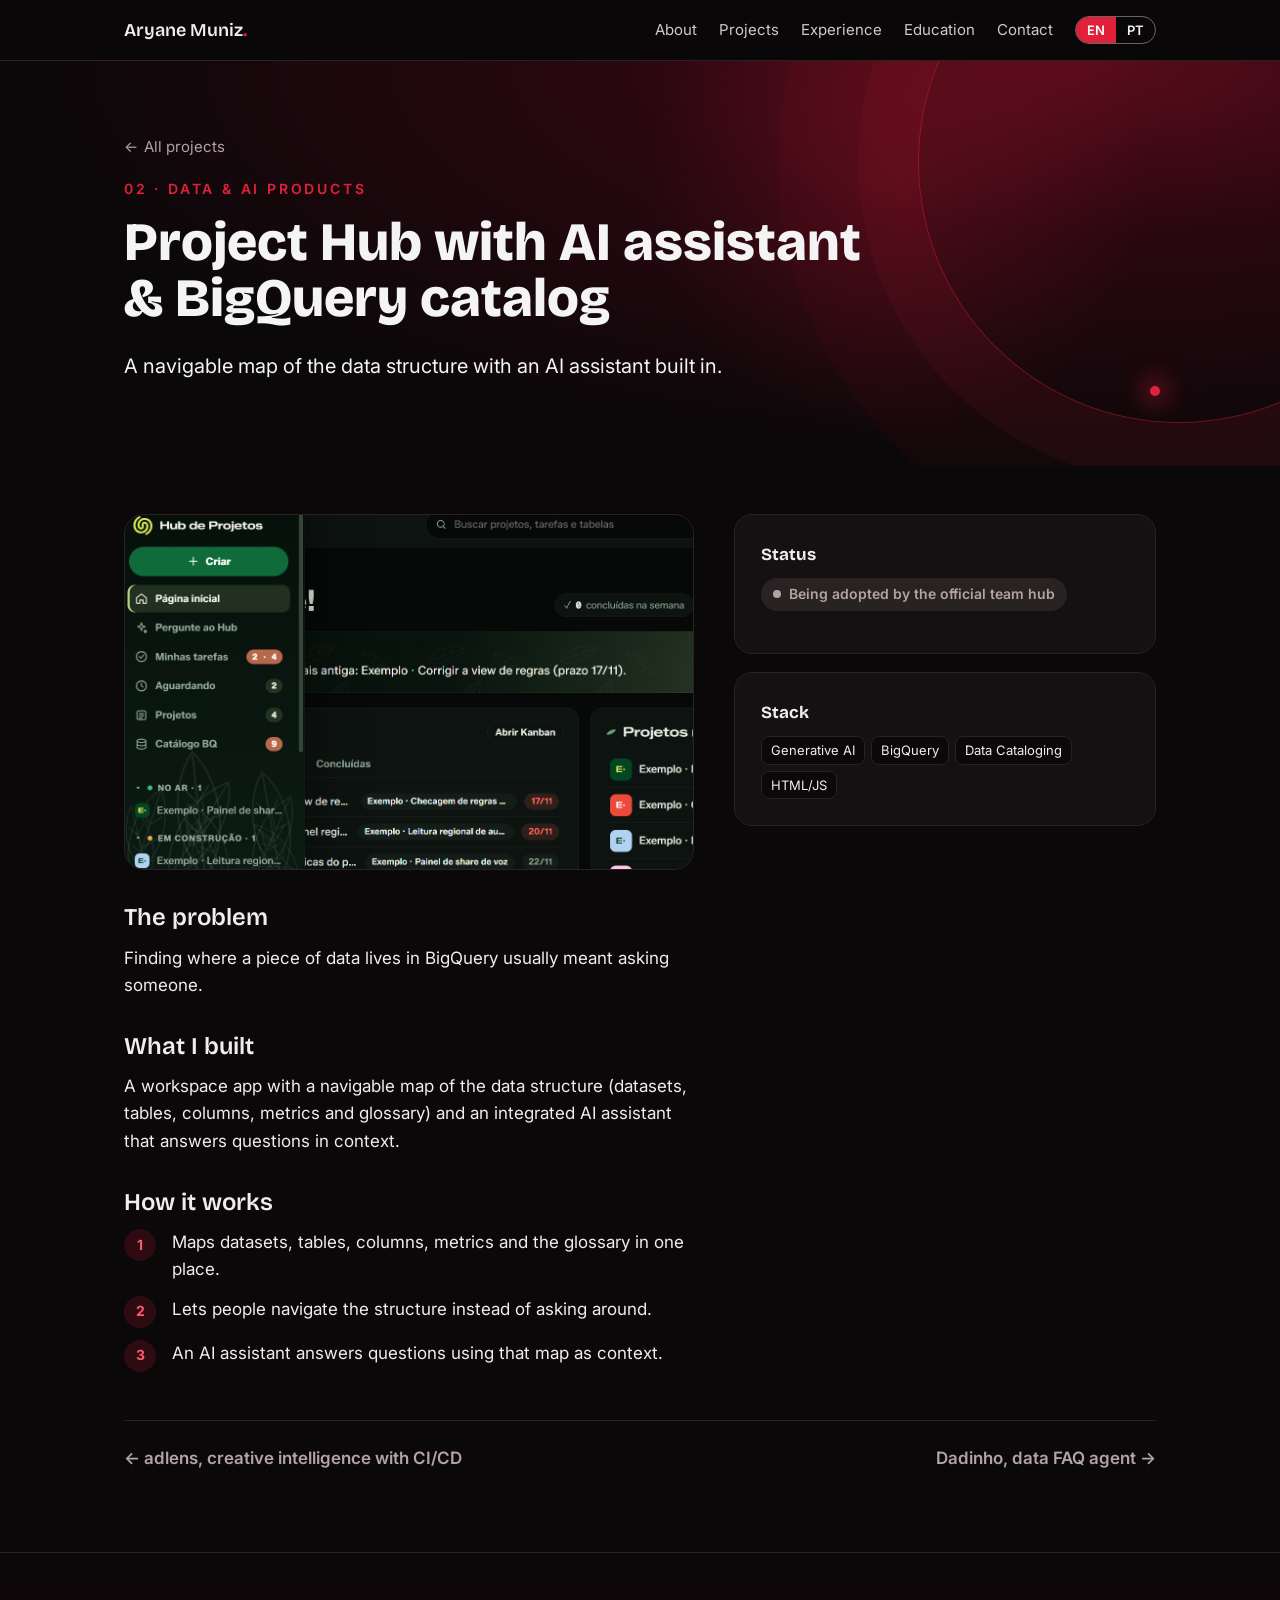
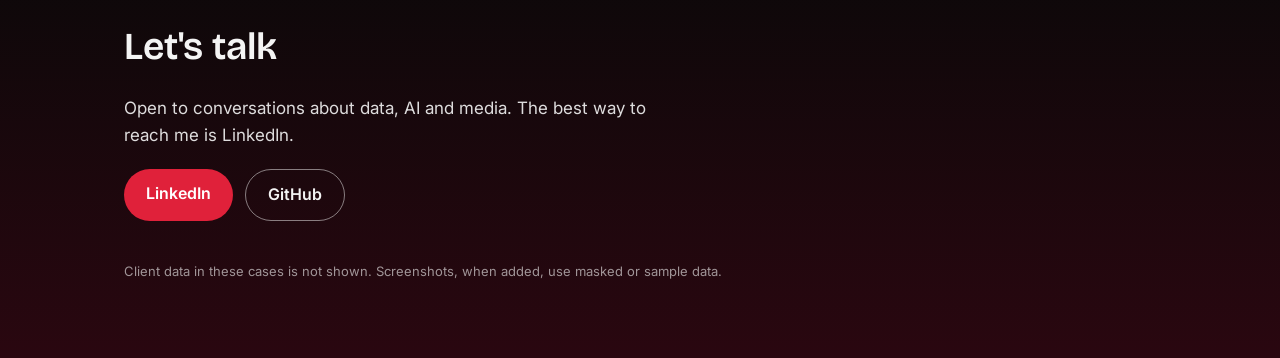
<file: projetos/hub-ia.html>
<!doctype html>
<html lang="en">
<head>
<meta charset="utf-8">
<meta name="viewport" content="width=device-width, initial-scale=1">
<title>Project Hub with AI assistant & BigQuery catalog · Aryane Muniz</title>
<meta name="description" content="A navigable map of the data structure with an AI assistant built in.">
<link rel="preconnect" href="https://fonts.googleapis.com">
<link href="https://fonts.googleapis.com/css2?family=Bricolage+Grotesque:opsz,wght@12..96,500;12..96,700;12..96,800&family=Inter:wght@400;500;600;700&display=swap" rel="stylesheet">
<link rel="stylesheet" href="../assets/site.css">
</head>
<body>

<header class="bar">
  <div class="wrap">
    <a class="logo" href="../index.html">Aryane Muniz<b>.</b></a>
    <nav class="nav">
      <a href="../index.html#about"><span lang="en">About</span><span lang="pt">Sobre</span></a>
      <a href="../projetos.html"><span lang="en">Projects</span><span lang="pt">Projetos</span></a>
      <a href="../index.html#experience"><span lang="en">Experience</span><span lang="pt">Experiência</span></a>
      <a href="../index.html#education"><span lang="en">Education</span><span lang="pt">Formação</span></a>
      <a href="../index.html#contact"><span lang="en">Contact</span><span lang="pt">Contato</span></a>
      <div class="lang" role="group" aria-label="Language">
        <button type="button" data-lang="en" aria-pressed="true">EN</button>
        <button type="button" data-lang="pt" aria-pressed="false">PT</button>
      </div>
    </nav>
  </div>
</header>

<div class="hero page-hero" id="top">
  <div class="spot"></div>
  <div class="wrap">
    <a class="crumb" href="../projetos.html">← <span lang="en">All projects</span><span lang="pt">Todos os projetos</span></a>
    <div class="eyebrow" style="margin-top:18px">02 · <span lang="en">Data &amp; AI products</span><span lang="pt">Produtos de dados e IA</span></div>
    <h1><span lang="en">Project Hub with AI assistant &amp; BigQuery catalog</span><span lang="pt">Hub com assistente de IA e catálogo do BigQuery</span></h1>
    <p class="lead"><span lang="en">A navigable map of the data structure with an AI assistant built in.</span><span lang="pt">Um mapa navegável da estrutura de dados com um assistente de IA integrado.</span></p>
  </div>
</div>

<section style="padding-top:48px">
  <div class="wrap">
    <div class="detail">
      <div class="main">
        <div class="shot reveal"><span lang="en">Screenshot coming soon</span><span lang="pt">Print em breve</span><img src="../img/hub-ia.png" alt="Hub com assistente de IA e catálogo do BigQuery" onerror="this.remove()"></div>
        <div class="reveal"><h2><span lang="en">The problem</span><span lang="pt">O problema</span></h2><p><span lang="en">Finding where a piece of data lives in BigQuery usually meant asking someone.</span><span lang="pt">Descobrir onde um dado fica no BigQuery normalmente dependia de perguntar pra alguém.</span></p></div>
        <div class="reveal"><h2><span lang="en">What I built</span><span lang="pt">O que eu fiz</span></h2><p><span lang="en">A workspace app with a navigable map of the data structure (datasets, tables, columns, metrics and glossary) and an integrated AI assistant that answers questions in context.</span><span lang="pt">Um app de trabalho com mapa navegável da estrutura de dados (datasets, tabelas, colunas, métricas e glossário) e um assistente de IA integrado que responde dúvidas com contexto.</span></p></div>
        <div class="reveal"><h2><span lang="en">How it works</span><span lang="pt">Como funciona</span></h2>
          <ol class="steps">
            <li><span><span lang="en">Maps datasets, tables, columns, metrics and the glossary in one place.</span><span lang="pt">Mapeia datasets, tabelas, colunas, métricas e o glossário num lugar só.</span></span></li>
            <li><span><span lang="en">Lets people navigate the structure instead of asking around.</span><span lang="pt">Deixa as pessoas navegarem pela estrutura em vez de perguntar.</span></span></li>
            <li><span><span lang="en">An AI assistant answers questions using that map as context.</span><span lang="pt">Um assistente de IA responde dúvidas usando esse mapa como contexto.</span></span></li>
          </ol></div>
      </div>
      <aside class="side">
        <div class="box"><h3><span lang="en">Status</span><span lang="pt">Status</span></h3><div class="status wip"><span lang="en">Being adopted by the official team hub</span><span lang="pt">Sendo incorporado ao Hub oficial do time</span></div></div>
        <div class="box"><h3><span lang="en">Stack</span><span lang="pt">Tecnologias</span></h3><div class="tags"><span>Generative AI</span><span>BigQuery</span><span>Data Cataloging</span><span>HTML/JS</span></div></div>
      </aside>
    </div>
    <nav class="next-prev" aria-label="Outros projetos">
      <a href="adlens.html">← <span lang="en">adlens, creative intelligence with CI/CD</span><span lang="pt">adlens, inteligência de criativos com CI/CD</span></a>
      <a href="dadinho.html"><span lang="en">Dadinho, data FAQ agent</span><span lang="pt">Dadinho, agente de FAQ de dados</span> →</a>
    </nav>
  </div>
</section>

<footer id="contact">
  <div class="wrap">
    <h2><span lang="en">Let's talk</span><span lang="pt">Vamos conversar</span></h2>
    <p style="max-width:560px;opacity:.9"><span lang="en">Open to conversations about data, AI and media. The best way to reach me is LinkedIn.</span><span lang="pt">Aberta a conversas sobre dados, IA e mídia. O melhor jeito de falar comigo é pelo LinkedIn.</span></p>
    <div class="cta">
      <a class="btn primary" href="https://www.linkedin.com/in/aryanemuniz-ai" target="_blank" rel="noopener">LinkedIn</a>
      <a class="btn ghost" href="https://github.com/AryaneMuniz" target="_blank" rel="noopener">GitHub</a>
    </div>
    <p class="small"><span lang="en">Client data in these cases is not shown. Screenshots, when added, use masked or sample data.</span><span lang="pt">Os cases não mostram dado de cliente. Os prints, quando entrarem, usam dados mascarados ou fictícios.</span></p>
  </div>
</footer>

<script src="../assets/site.js"></script>
</body>
</html>
</file>
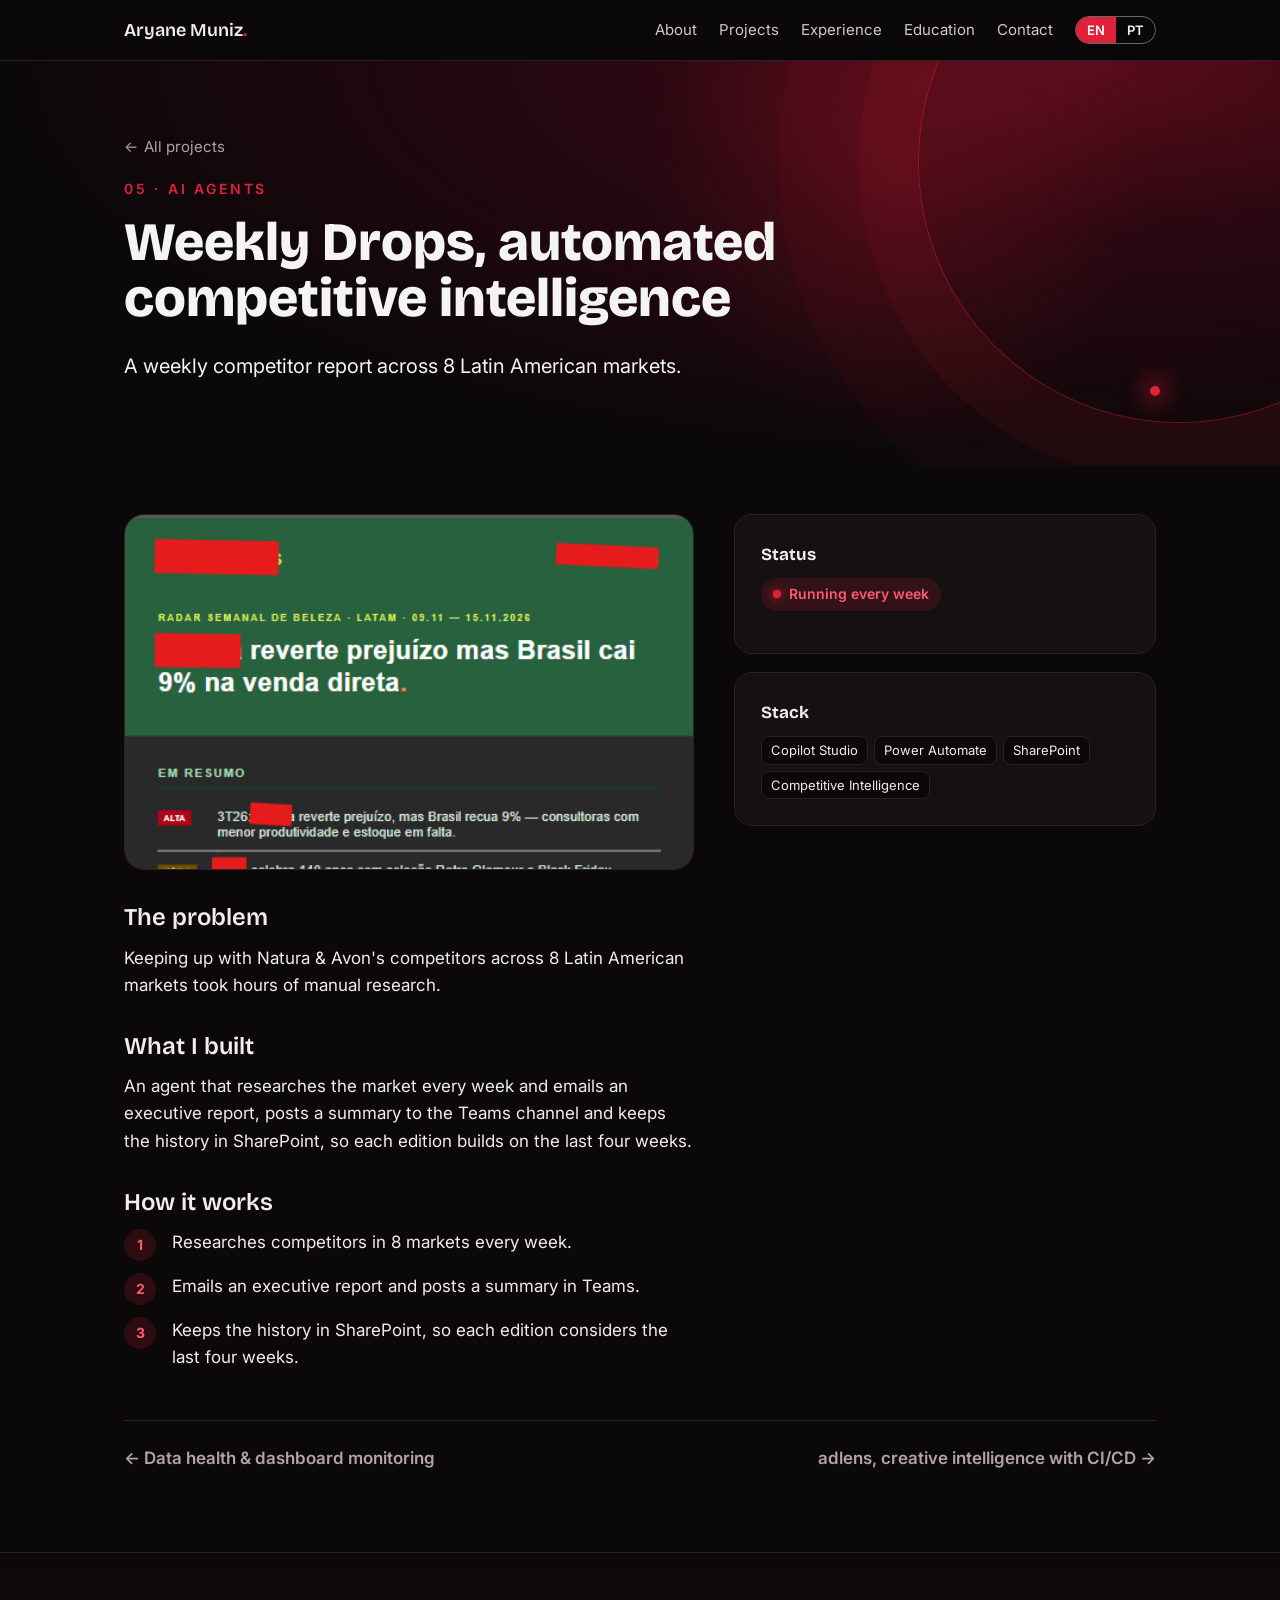
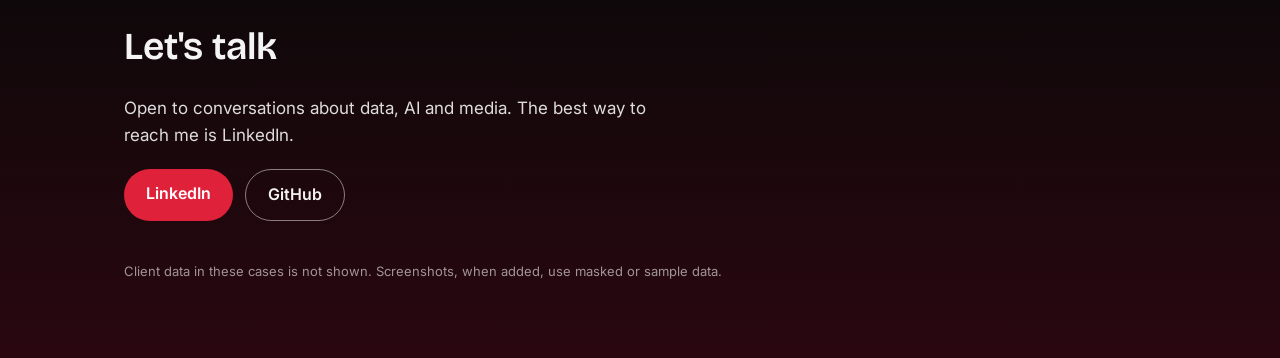
<file: projetos/weekly-drops.html>
<!doctype html>
<html lang="en">
<head>
<meta charset="utf-8">
<meta name="viewport" content="width=device-width, initial-scale=1">
<title>Weekly Drops, automated competitive intelligence · Aryane Muniz</title>
<meta name="description" content="A weekly competitor report across 8 Latin American markets.">
<link rel="preconnect" href="https://fonts.googleapis.com">
<link href="https://fonts.googleapis.com/css2?family=Bricolage+Grotesque:opsz,wght@12..96,500;12..96,700;12..96,800&family=Inter:wght@400;500;600;700&display=swap" rel="stylesheet">
<link rel="stylesheet" href="../assets/site.css">
</head>
<body>

<header class="bar">
  <div class="wrap">
    <a class="logo" href="../index.html">Aryane Muniz<b>.</b></a>
    <nav class="nav">
      <a href="../index.html#about"><span lang="en">About</span><span lang="pt">Sobre</span></a>
      <a href="../projetos.html"><span lang="en">Projects</span><span lang="pt">Projetos</span></a>
      <a href="../index.html#experience"><span lang="en">Experience</span><span lang="pt">Experiência</span></a>
      <a href="../index.html#education"><span lang="en">Education</span><span lang="pt">Formação</span></a>
      <a href="../index.html#contact"><span lang="en">Contact</span><span lang="pt">Contato</span></a>
      <div class="lang" role="group" aria-label="Language">
        <button type="button" data-lang="en" aria-pressed="true">EN</button>
        <button type="button" data-lang="pt" aria-pressed="false">PT</button>
      </div>
    </nav>
  </div>
</header>

<div class="hero page-hero" id="top">
  <div class="spot"></div>
  <div class="wrap">
    <a class="crumb" href="../projetos.html">← <span lang="en">All projects</span><span lang="pt">Todos os projetos</span></a>
    <div class="eyebrow" style="margin-top:18px">05 · <span lang="en">AI agents</span><span lang="pt">Agentes de IA</span></div>
    <h1><span lang="en">Weekly Drops, automated competitive intelligence</span><span lang="pt">Weekly Drops, inteligência competitiva automatizada</span></h1>
    <p class="lead"><span lang="en">A weekly competitor report across 8 Latin American markets.</span><span lang="pt">Um relatório semanal de concorrência em 8 mercados da América Latina.</span></p>
  </div>
</div>

<section style="padding-top:48px">
  <div class="wrap">
    <div class="detail">
      <div class="main">
        <div class="shot reveal"><span lang="en">Screenshot coming soon</span><span lang="pt">Print em breve</span><img src="../img/weekly-drops.png" alt="Weekly Drops, inteligência competitiva automatizada" onerror="this.remove()"></div>
        <div class="reveal"><h2><span lang="en">The problem</span><span lang="pt">O problema</span></h2><p><span lang="en">Keeping up with Natura &amp; Avon's competitors across 8 Latin American markets took hours of manual research.</span><span lang="pt">Acompanhar os concorrentes de Natura &amp; Avon em 8 mercados da América Latina exigia horas de pesquisa manual.</span></p></div>
        <div class="reveal"><h2><span lang="en">What I built</span><span lang="pt">O que eu fiz</span></h2><p><span lang="en">An agent that researches the market every week and emails an executive report, posts a summary to the Teams channel and keeps the history in SharePoint, so each edition builds on the last four weeks.</span><span lang="pt">Um agente que pesquisa o mercado toda semana, envia um relatório executivo por e-mail, posta um resumo no canal do Teams e guarda o histórico no SharePoint, para cada edição considerar as últimas quatro semanas.</span></p></div>
        <div class="reveal"><h2><span lang="en">How it works</span><span lang="pt">Como funciona</span></h2>
          <ol class="steps">
            <li><span><span lang="en">Researches competitors in 8 markets every week.</span><span lang="pt">Pesquisa os concorrentes em 8 mercados toda semana.</span></span></li>
            <li><span><span lang="en">Emails an executive report and posts a summary in Teams.</span><span lang="pt">Envia um relatório executivo por e-mail e posta um resumo no Teams.</span></span></li>
            <li><span><span lang="en">Keeps the history in SharePoint, so each edition considers the last four weeks.</span><span lang="pt">Guarda o histórico no SharePoint, para cada edição considerar as últimas quatro semanas.</span></span></li>
          </ol></div>
      </div>
      <aside class="side">
        <div class="box"><h3><span lang="en">Status</span><span lang="pt">Status</span></h3><div class="status"><span lang="en">Running every week</span><span lang="pt">Rodando toda semana</span></div></div>
        <div class="box"><h3><span lang="en">Stack</span><span lang="pt">Tecnologias</span></h3><div class="tags"><span>Copilot Studio</span><span>Power Automate</span><span>SharePoint</span><span>Competitive Intelligence</span></div></div>
      </aside>
    </div>
    <nav class="next-prev" aria-label="Outros projetos">
      <a href="saude-do-dado.html">← <span lang="en">Data health &amp; dashboard monitoring</span><span lang="pt">Saúde do dado e monitoramento de dashboards</span></a>
      <a href="adlens.html"><span lang="en">adlens, creative intelligence with CI/CD</span><span lang="pt">adlens, inteligência de criativos com CI/CD</span> →</a>
    </nav>
  </div>
</section>

<footer id="contact">
  <div class="wrap">
    <h2><span lang="en">Let's talk</span><span lang="pt">Vamos conversar</span></h2>
    <p style="max-width:560px;opacity:.9"><span lang="en">Open to conversations about data, AI and media. The best way to reach me is LinkedIn.</span><span lang="pt">Aberta a conversas sobre dados, IA e mídia. O melhor jeito de falar comigo é pelo LinkedIn.</span></p>
    <div class="cta">
      <a class="btn primary" href="https://www.linkedin.com/in/aryanemuniz-ai" target="_blank" rel="noopener">LinkedIn</a>
      <a class="btn ghost" href="https://github.com/AryaneMuniz" target="_blank" rel="noopener">GitHub</a>
    </div>
    <p class="small"><span lang="en">Client data in these cases is not shown. Screenshots, when added, use masked or sample data.</span><span lang="pt">Os cases não mostram dado de cliente. Os prints, quando entrarem, usam dados mascarados ou fictícios.</span></p>
  </div>
</footer>

<script src="../assets/site.js"></script>
</body>
</html>
</file>
<file: assets/site.css>
:root{
  --panel:#140d0f; --panel-2:#3a0a14; --red:#E0213A; --red-soft:#ff5a6e; --red-deep:#8f1424;
  --bg:#0b0809; --card:#151011; --ink:#f3ecec; --muted:#b3a3a5; --line:#2b2023;
  --display:'Bricolage Grotesque',system-ui,sans-serif;
  --body:'Inter',system-ui,-apple-system,sans-serif;
  color-scheme:dark;
}
*{box-sizing:border-box}
html{scroll-behavior:smooth}
body{margin:0;background:var(--bg);color:var(--ink);font-family:var(--body);font-size:17px;line-height:1.6}
a{color:inherit}
.wrap{max-width:1080px;margin:0 auto;padding:0 24px}

/* language toggle: show only the active language */
html[lang="en"] [lang="pt"], html[lang="pt"] [lang="en"]{display:none !important}

/* top bar */
.bar{position:sticky;top:0;z-index:10;background:rgba(11,8,9,.85);backdrop-filter:blur(8px);border-bottom:1px solid var(--line);color:var(--ink)}
.bar .wrap{display:flex;align-items:center;justify-content:space-between;height:60px}
.logo{font-family:var(--display);font-weight:600;font-size:18px;text-decoration:none}
.logo b{color:var(--red)}
.nav{display:flex;gap:22px;align-items:center;font-size:15px}
.nav a{text-decoration:none;opacity:.85}
.nav a:hover{opacity:1;color:var(--red)}
.lang{display:flex;border:1.5px solid rgba(244,244,244,.4);border-radius:99px;overflow:hidden}
.lang button{background:none;border:0;color:#F4F4F4;font:600 13px var(--body);padding:5px 11px;cursor:pointer}
.lang button[aria-pressed="true"]{background:var(--red);color:#fff}

/* hero */
.hero{background:radial-gradient(ellipse at 85% 0%,#5a0c1a 0,#2a0710 30%,var(--bg) 70%);color:#F4F4F4;padding:88px 0 96px;position:relative;overflow:hidden}
.hero::after{content:"";position:absolute;right:-160px;top:-160px;width:520px;height:520px;border-radius:50%;border:1px solid rgba(224,33,58,.45);box-shadow:0 0 0 60px rgba(224,33,58,.06),0 0 0 140px rgba(224,33,58,.04)}
.hero::before{content:"";position:absolute;right:120px;bottom:70px;width:10px;height:10px;border-radius:50%;background:var(--red);box-shadow:0 0 24px 6px rgba(224,33,58,.6)}
.eyebrow{font-size:14px;letter-spacing:.2em;text-transform:uppercase;color:var(--red);font-weight:600}
h1{font-family:var(--display);font-weight:800;font-size:clamp(38px,6vw,64px);line-height:1.05;margin:14px 0 22px;max-width:760px;position:relative;z-index:1}
h1 em{font-style:normal;color:var(--red)}
.lead{font-size:20px;max-width:620px;opacity:.92;position:relative;z-index:1}
.cta{display:flex;flex-wrap:wrap;gap:12px;margin-top:32px;position:relative;z-index:1}
.btn{display:inline-block;text-decoration:none;font-weight:600;padding:12px 22px;border-radius:99px;font-size:16px}
.btn.primary{background:var(--red);color:#fff}
.btn.ghost{border:1.5px solid rgba(244,244,244,.5);color:#F4F4F4}
.btn:hover{filter:brightness(1.08)}

/* sections */
section{padding:80px 0}
h2{font-family:var(--display);font-weight:600;font-size:clamp(28px,4vw,38px);margin:0 0 10px}
.sub{color:var(--muted);margin:0 0 40px;max-width:640px}
.kicker{font-size:13px;letter-spacing:.18em;text-transform:uppercase;color:var(--red);font-weight:700;margin-bottom:8px}

/* about */
.about{display:grid;grid-template-columns:1.3fr 1fr;gap:48px}
.about p{margin:0 0 16px}
.pill-list{display:flex;flex-wrap:wrap;gap:8px}
.pill{border:1.5px solid var(--line);background:var(--card);border-radius:99px;padding:6px 14px;font-size:14px;font-weight:500}
.box{background:var(--card);border:1px solid var(--line);border-radius:18px;padding:26px}
.box h3{font-family:var(--display);font-size:17px;margin:0 0 14px}
.clients{display:flex;flex-wrap:wrap;gap:10px;margin-top:6px}
.clients span{font-family:var(--display);font-weight:600;font-size:16px}
.clients span+span::before{content:"·";margin-right:10px;color:var(--red)}

/* cases */
.cases{display:grid;gap:24px}
.case{background:var(--card);border:1px solid var(--line);border-radius:22px;display:grid;grid-template-columns:1fr 1.15fr;overflow:hidden}
.case .media{background:linear-gradient(160deg,#3a0a14,#140d0f 70%);color:#F4F4F4;display:flex;flex-direction:column;justify-content:space-between;padding:28px;min-height:280px;position:relative;overflow:hidden}
.case .media .num{font-family:var(--display);font-size:64px;font-weight:700;color:var(--red);line-height:1}
.case .media .ph{font-size:13px;opacity:.6;border:1px dashed rgba(244,244,244,.4);border-radius:10px;padding:10px 12px}
.case .media img{position:absolute;inset:0;width:100%;height:100%;object-fit:cover}
.case .body{padding:30px 32px}
.case h3{font-family:var(--display);font-size:22px;line-height:1.2;margin:4px 0 16px}
.case dl{margin:0 0 18px;display:grid;gap:10px}
.case dt{font-size:12px;letter-spacing:.14em;text-transform:uppercase;font-weight:700;color:var(--muted)}
.case dd{margin:2px 0 0}
.status{display:inline-flex;align-items:center;gap:8px;font-size:14px;font-weight:600;background:rgba(224,33,58,.14);color:var(--red-soft);border-radius:99px;padding:5px 12px;margin-bottom:16px}
.status::before{content:"";width:8px;height:8px;border-radius:50%;background:var(--red);box-shadow:0 0 8px var(--red)}
.status.wip{background:rgba(179,163,165,.12);color:var(--muted)}.status.wip::before{background:var(--muted);box-shadow:none}
.tags{display:flex;flex-wrap:wrap;gap:6px}
.tags span{font-size:13px;background:var(--bg);border:1px solid var(--line);border-radius:8px;padding:3px 9px}

/* experience */
.timeline{display:grid;gap:18px}
.job{display:grid;grid-template-columns:180px 1fr;gap:24px;padding:24px 0;border-top:1px solid var(--line)}
.job .when{color:var(--muted);font-size:15px}
.job h3{font-family:var(--display);font-size:19px;margin:0 0 6px}
.job p{margin:0;color:var(--muted)}

/* footer */
footer{background:linear-gradient(180deg,var(--bg),#2a0710);border-top:1px solid var(--line);color:#F4F4F4;padding:64px 0}
footer h2{color:#F4F4F4}
footer .cta{margin-top:20px}
.small{font-size:13px;opacity:.6;margin-top:40px}

@media (max-width:820px){
  .nav a{display:none}
  .about{grid-template-columns:1fr}
  .case{grid-template-columns:1fr}
  .case .media{min-height:180px}
  .job{grid-template-columns:1fr;gap:4px}
  .hero::after{width:300px;height:300px;right:-150px;top:-150px}
  .eyebrow{position:relative;z-index:1}
  .hero::before{display:none}
  section{padding:60px 0}
}
@media (max-width:480px){ .wrap{padding:0 16px} .case .body{padding:24px 20px} }


/* EDUCATION */
.edu{display:grid;grid-template-columns:repeat(3,1fr);gap:18px}
.edu .box h3{margin-bottom:6px}
.edu .org{color:var(--red-soft);font-weight:600;font-size:15px}
.edu .when{color:var(--muted);font-size:14px;margin:2px 0 12px}
.edu ul{margin:0;padding-left:18px;color:var(--muted);font-size:15px}
.edu li{margin:3px 0}
.lvl{display:flex;justify-content:space-between;gap:16px;border-bottom:1px solid var(--line);padding:8px 0;font-size:15px}
.lvl:last-child{border-bottom:0}
.lvl b{color:var(--ink);font-weight:600}
.lvl span{color:var(--muted);text-align:right}
@media (max-width:820px){ .edu{grid-template-columns:1fr} }

/* MOTION */
@keyframes fadeUp{from{opacity:0;transform:translateY(24px)}to{opacity:1;transform:none}}
@keyframes spinSlow{to{transform:rotate(360deg)}}
@keyframes pulse{0%,100%{transform:scale(1);opacity:1}50%{transform:scale(1.6);opacity:.55}}
@keyframes float{0%,100%{transform:translateY(0)}50%{transform:translateY(-14px)}}
@keyframes glow{0%,100%{opacity:.75}50%{opacity:1}}
@keyframes blink{50%{opacity:0}}

.hero .eyebrow,.hero h1,.hero .lead,.hero .cta{opacity:0;animation:fadeUp .9s cubic-bezier(.2,.7,.2,1) forwards}
.hero h1{animation-delay:.12s}.hero .lead{animation-delay:.26s}.hero .cta{animation-delay:.4s}
.hero::after{animation:spinSlow 40s linear infinite, glow 6s ease-in-out infinite;border-top-color:rgba(255,90,110,.9)}
.hero::before{animation:pulse 2.6s ease-in-out infinite, float 7s ease-in-out infinite}
.hero h1 em{display:inline-block;animation:float 4s ease-in-out infinite}

/* spotlight that follows the mouse in the hero */
.hero .spot{position:absolute;inset:0;pointer-events:none;background:radial-gradient(420px circle at var(--mx,70%) var(--my,30%),rgba(224,33,58,.18),transparent 60%);transition:background .1s}

/* scroll reveal */
.reveal{opacity:0;transform:translateY(30px);transition:opacity .8s cubic-bezier(.2,.7,.2,1),transform .8s cubic-bezier(.2,.7,.2,1)}
.reveal.in{opacity:1;transform:none}

/* hover */
.case{transition:transform .35s ease,border-color .35s ease,box-shadow .35s ease}
.case:hover{transform:translateY(-6px);border-color:rgba(224,33,58,.5);box-shadow:0 18px 50px -20px rgba(224,33,58,.45)}
.case .media .num{transition:transform .5s ease,text-shadow .5s ease}
.case:hover .media .num{transform:translateX(6px) scale(1.06);text-shadow:0 0 24px rgba(224,33,58,.7)}
.pill,.tags span{transition:border-color .25s,color .25s,transform .25s}
.pill:hover,.tags span:hover{border-color:var(--red);color:var(--red-soft);transform:translateY(-2px)}
.btn{transition:transform .2s ease,filter .2s ease,box-shadow .2s ease}
.btn:hover{transform:translateY(-2px)}
.btn.primary:hover{box-shadow:0 10px 30px -8px rgba(224,33,58,.7)}
.logo b{display:inline-block;animation:blink 1.2s steps(1) infinite}

@media (prefers-reduced-motion: reduce){
  *,*::before,*::after{animation:none !important;transition:none !important}
  .hero .eyebrow,.hero h1,.hero .lead,.hero .cta,.reveal{opacity:1 !important;transform:none !important}
}

/* ===== destaques, projetos e detalhes ===== */
.case .more{margin-top:22px;display:flex;flex-wrap:wrap;gap:10px}
.case .media .ph{position:relative}
.case .media img{object-position:top left}
.see-all{display:flex;justify-content:center;margin-top:40px}
.btn.outline{border:1.5px solid var(--red);color:var(--ink)}
.btn.outline:hover{background:rgba(224,33,58,.12)}
.page-hero{padding:72px 0 64px}
.page-hero h1{font-size:clamp(34px,5vw,54px)}
.crumb{display:inline-flex;align-items:center;gap:6px;color:var(--muted);text-decoration:none;font-size:15px;position:relative;z-index:1}
.crumb:hover{color:var(--red-soft)}
.filters{display:flex;flex-wrap:wrap;gap:8px;margin:0 0 40px}
.filters button{font:600 14px var(--body);color:var(--ink);background:var(--card);border:1.5px solid var(--line);border-radius:99px;padding:8px 15px;cursor:pointer;transition:border-color .2s,background .2s}
.filters button:hover{border-color:var(--red)}
.filters button[aria-pressed="true"]{background:var(--red);border-color:var(--red);color:#fff}
.theme{margin-bottom:56px}
.theme h2{font-size:clamp(24px,3vw,30px)}
.theme .sub{margin-bottom:24px}
.grid{display:grid;grid-template-columns:repeat(auto-fill,minmax(300px,1fr));gap:20px}
.pcard{background:var(--card);border:1px solid var(--line);border-radius:20px;overflow:hidden;display:flex;flex-direction:column;transition:transform .35s ease,border-color .35s ease,box-shadow .35s ease,opacity .8s,translate .8s}
.pcard:hover{transform:translateY(-6px);border-color:rgba(224,33,58,.5);box-shadow:0 18px 50px -20px rgba(224,33,58,.45)}
.pcard .thumb{position:relative;aspect-ratio:16/9;background:linear-gradient(160deg,#3a0a14,#140d0f 70%);display:flex;align-items:flex-end;padding:16px;overflow:hidden}
.pcard .thumb img{position:absolute;inset:0;width:100%;height:100%;object-fit:cover;object-position:top left}
.pcard .thumb .ph{display:none}
.pcard .thumb .num{position:relative;font-family:var(--display);font-size:40px;font-weight:700;color:var(--red);line-height:1;text-shadow:0 2px 12px rgba(0,0,0,.6)}
.pcard .pbody{padding:20px 22px 22px;display:flex;flex-direction:column;gap:12px;flex:1}
.pcard .status{margin-bottom:0;align-self:flex-start;font-size:13px}
.pcard h3{font-family:var(--display);font-size:19px;line-height:1.25;margin:0}
.pcard p{margin:0;color:var(--muted);font-size:15px}
.pcard .btn{align-self:flex-start;margin-top:auto;padding:9px 16px;font-size:14px}
.detail{display:grid;grid-template-columns:1.35fr 1fr;gap:40px;align-items:start}
.detail .main{display:flex;flex-direction:column;gap:28px}
.detail h2{font-size:24px;margin:0 0 8px}
.detail p{margin:0}
.steps{list-style:none;margin:0;padding:0;display:grid;gap:12px;counter-reset:passo}
.steps li{counter-increment:passo;display:grid;grid-template-columns:36px 1fr;gap:12px;align-items:start}
.steps li::before{content:counter(passo);width:32px;height:32px;border-radius:50%;background:rgba(224,33,58,.16);color:var(--red-soft);font-weight:700;display:grid;place-items:center;font-size:14px}
.shot{border-radius:20px;overflow:hidden;border:1px solid var(--line);background:linear-gradient(160deg,#3a0a14,#140d0f 70%);aspect-ratio:16/10;position:relative;display:flex;align-items:center;justify-content:center;color:var(--muted);font-size:14px;padding:16px;text-align:center}
.shot img{position:absolute;inset:0;width:100%;height:100%;object-fit:cover;object-position:top left}
.side{display:flex;flex-direction:column;gap:18px;position:sticky;top:84px}
.side .box h3{margin-bottom:10px}
.next-prev{display:flex;justify-content:space-between;gap:12px;flex-wrap:wrap;margin-top:48px;padding-top:24px;border-top:1px solid var(--line)}
.next-prev a{color:var(--muted);text-decoration:none;font-weight:600}
.next-prev a:hover{color:var(--red-soft)}
@media (max-width:820px){.detail{grid-template-columns:1fr}.side{position:static}}
</file>
